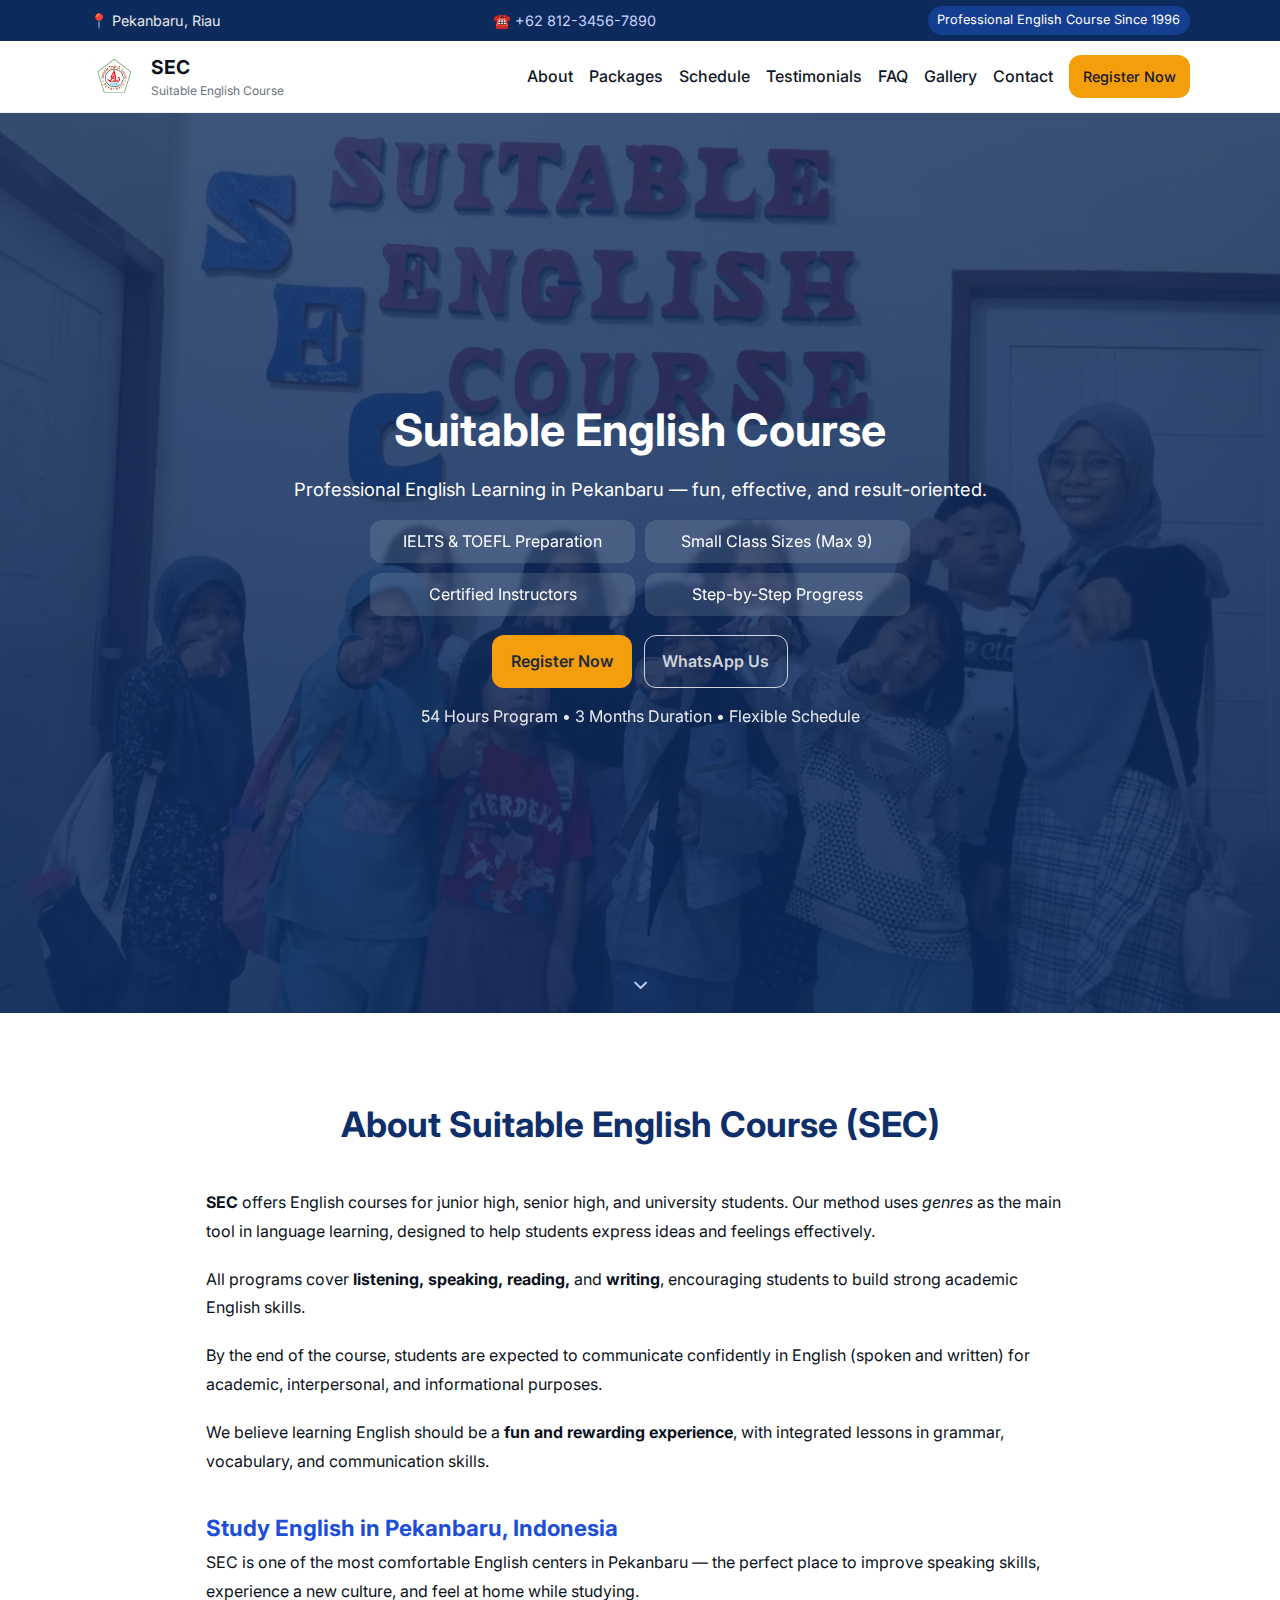
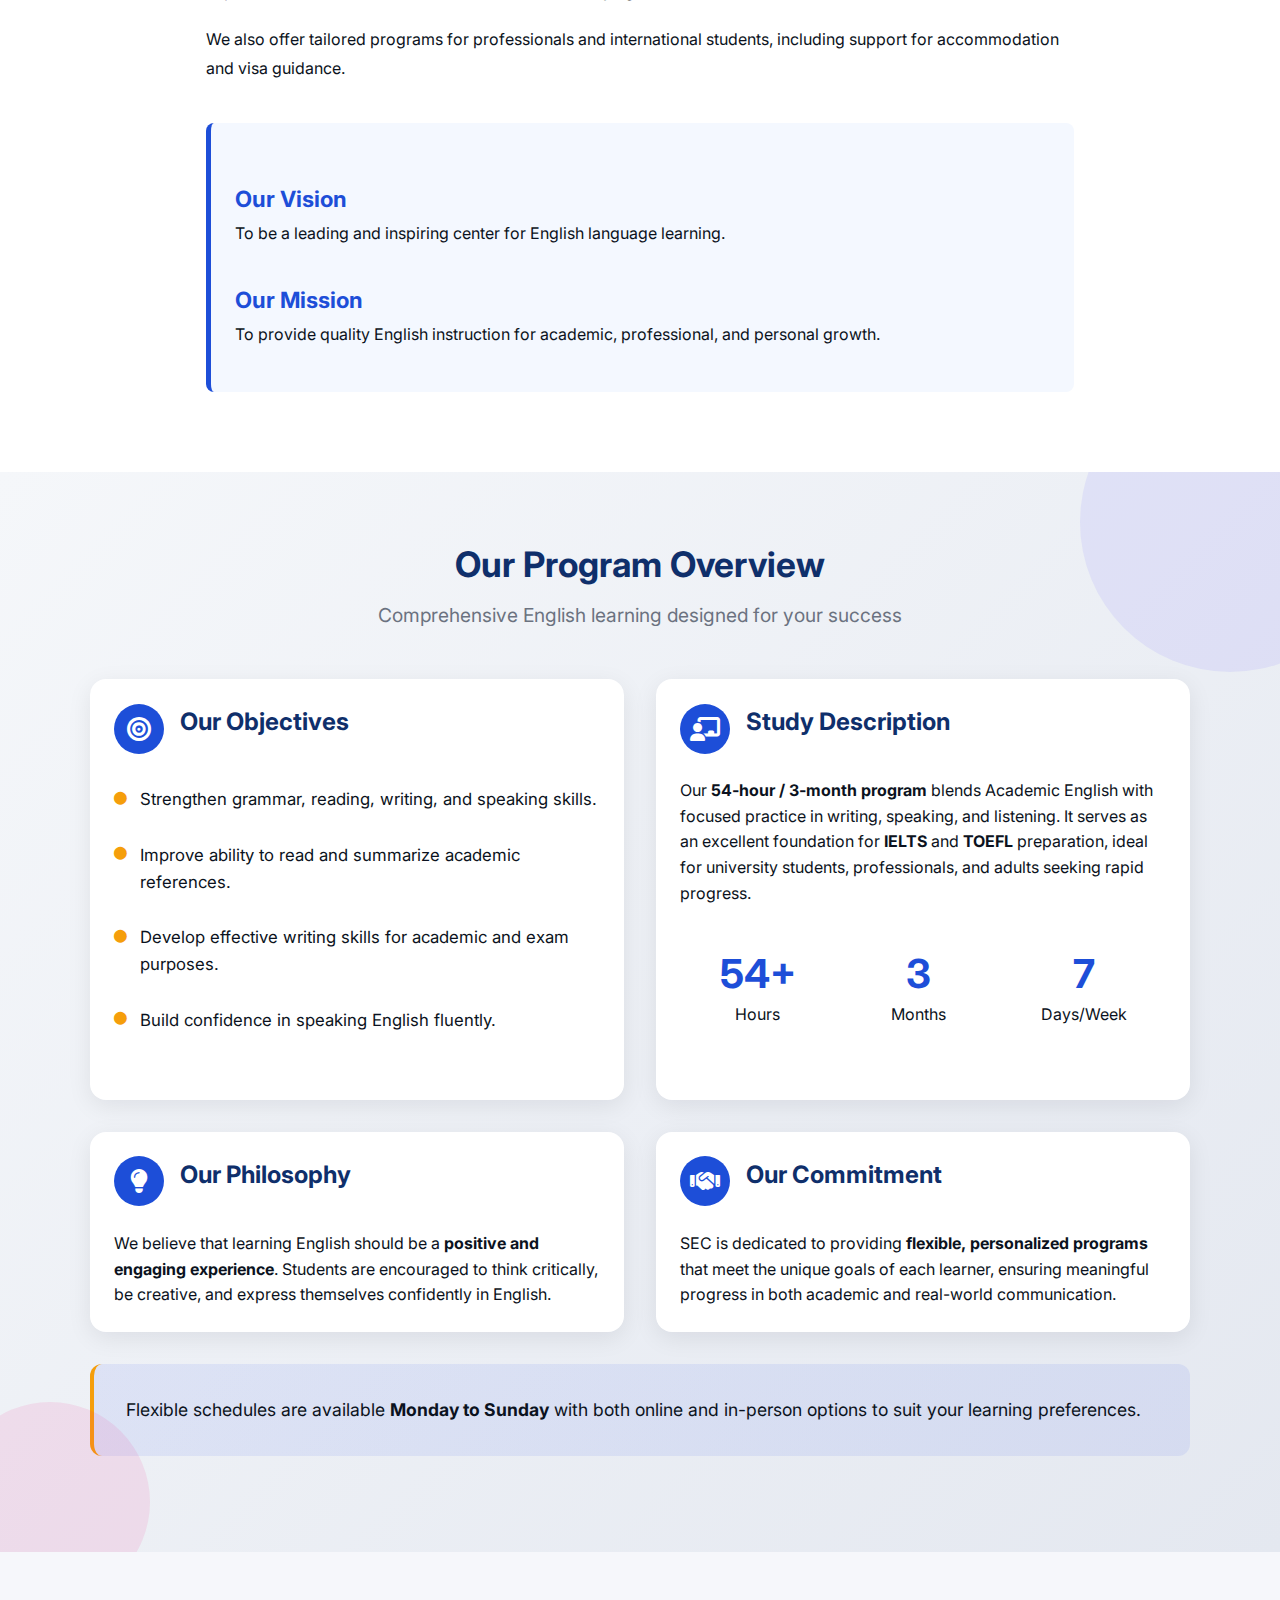
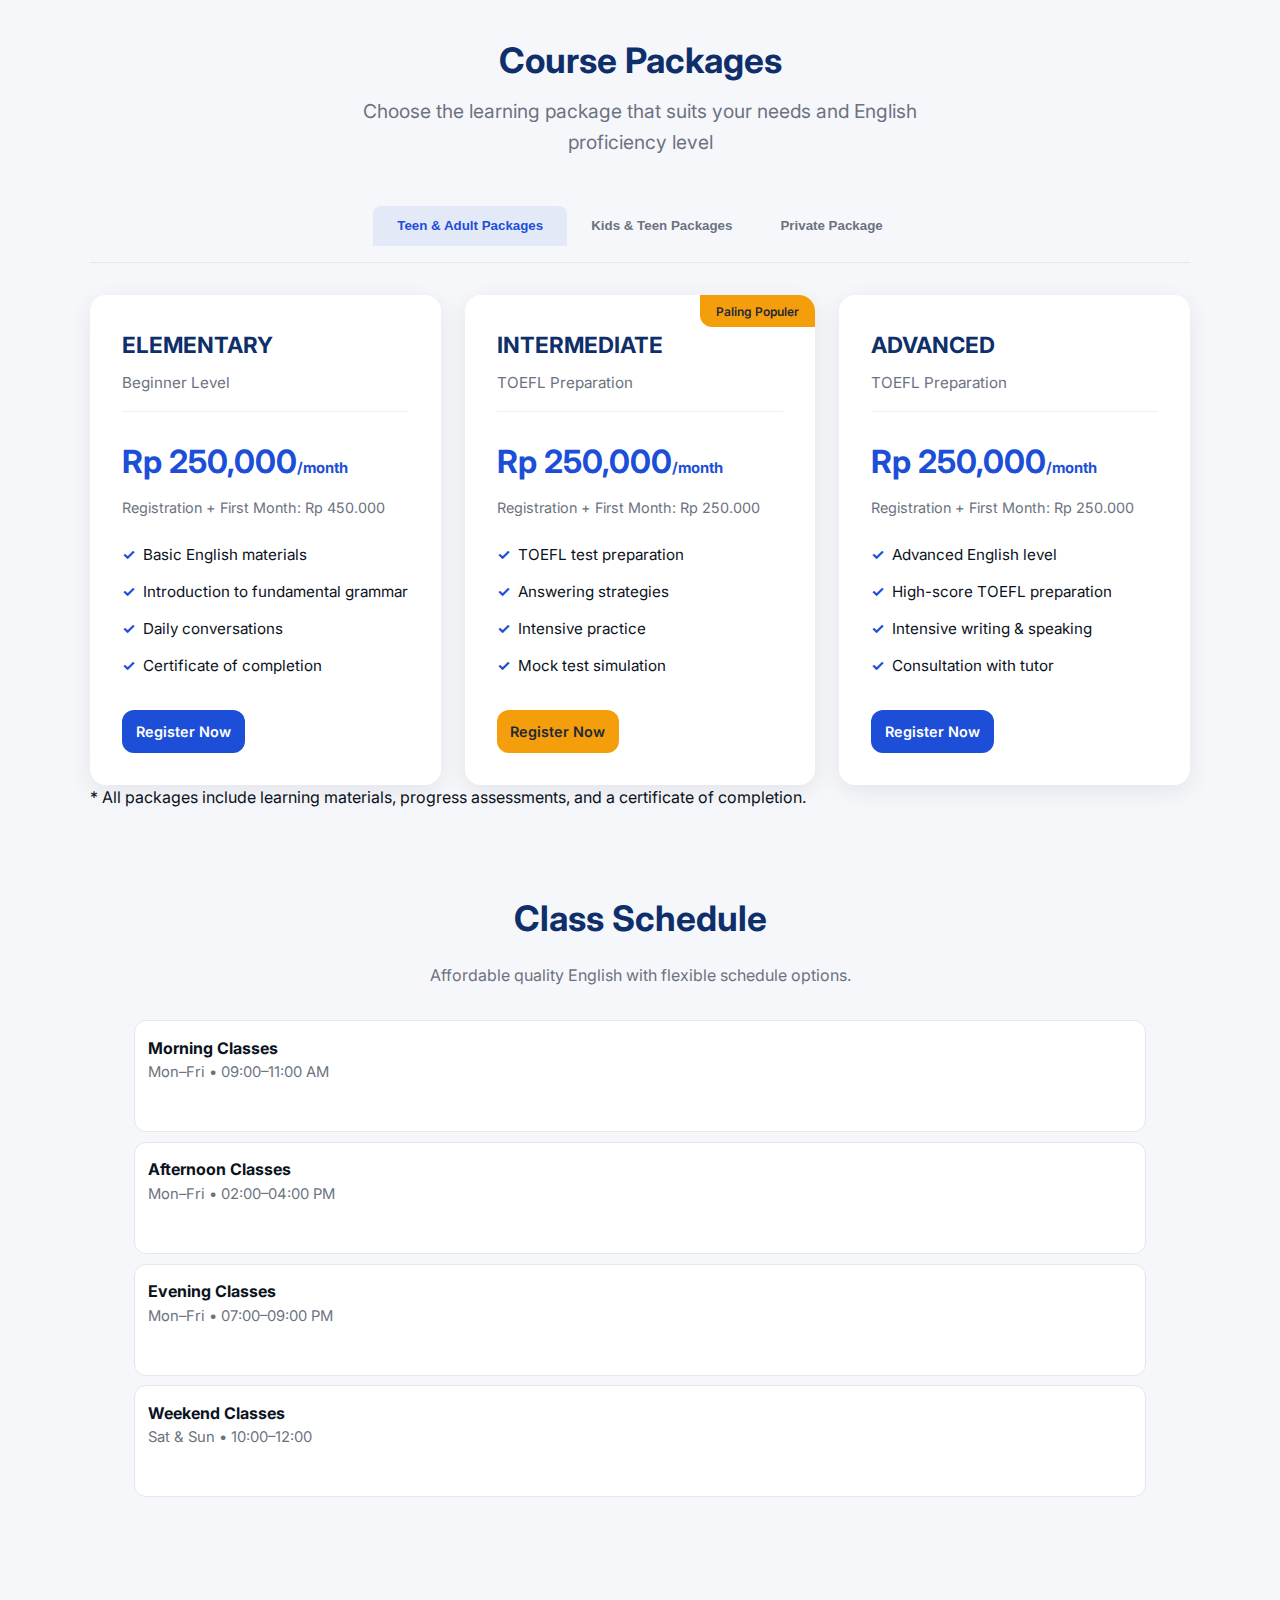
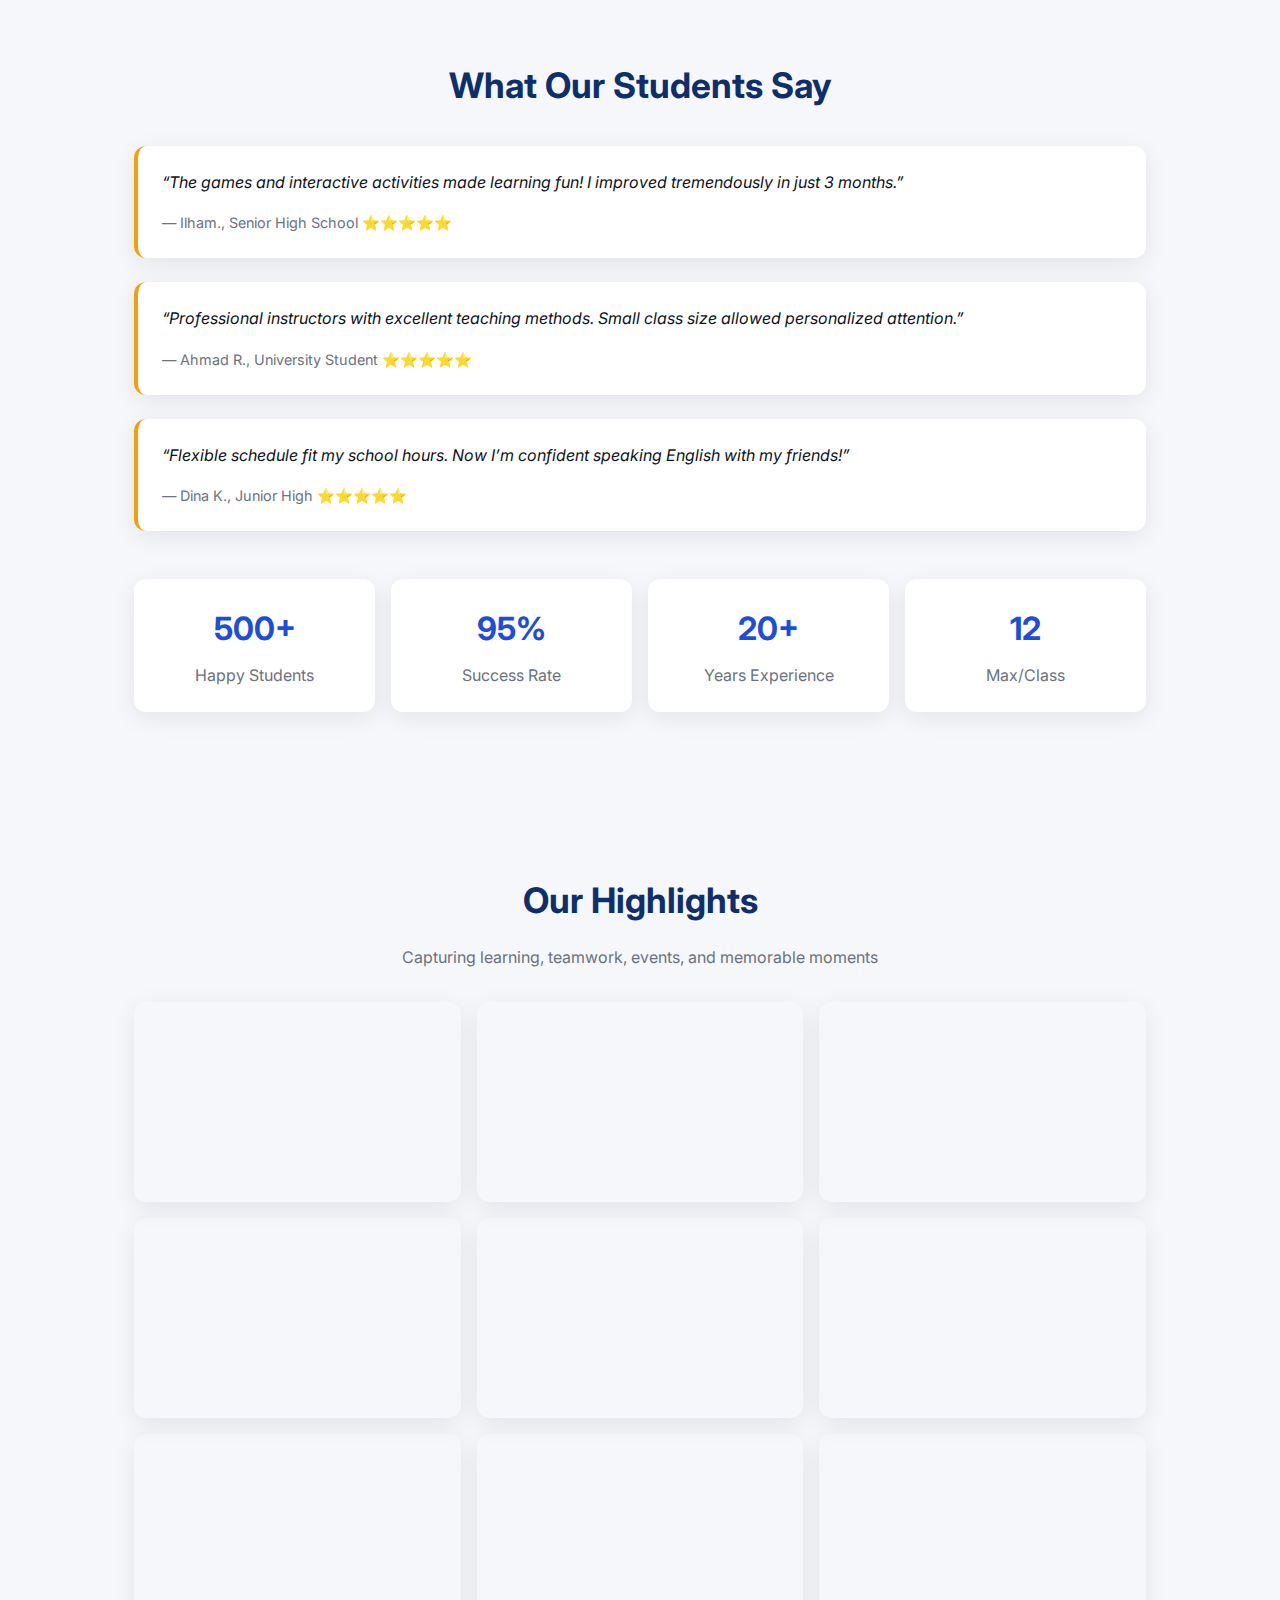
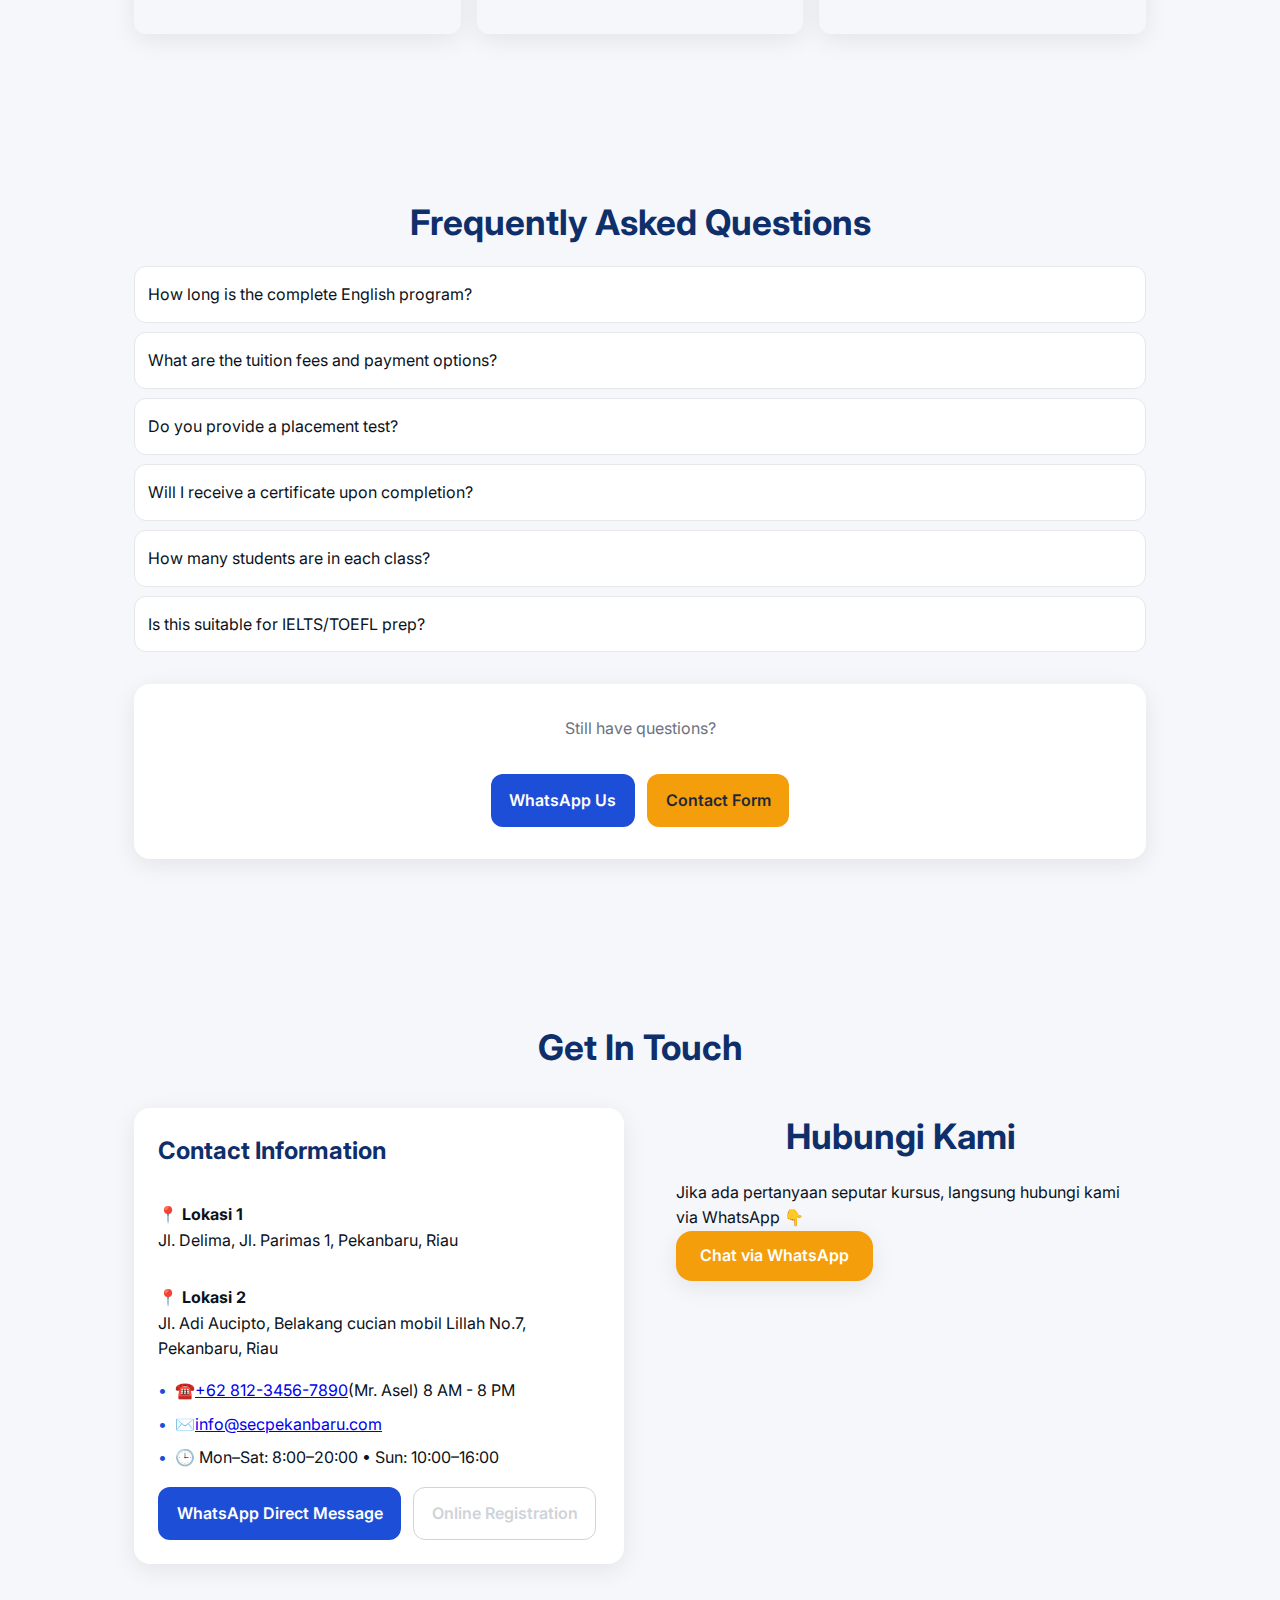
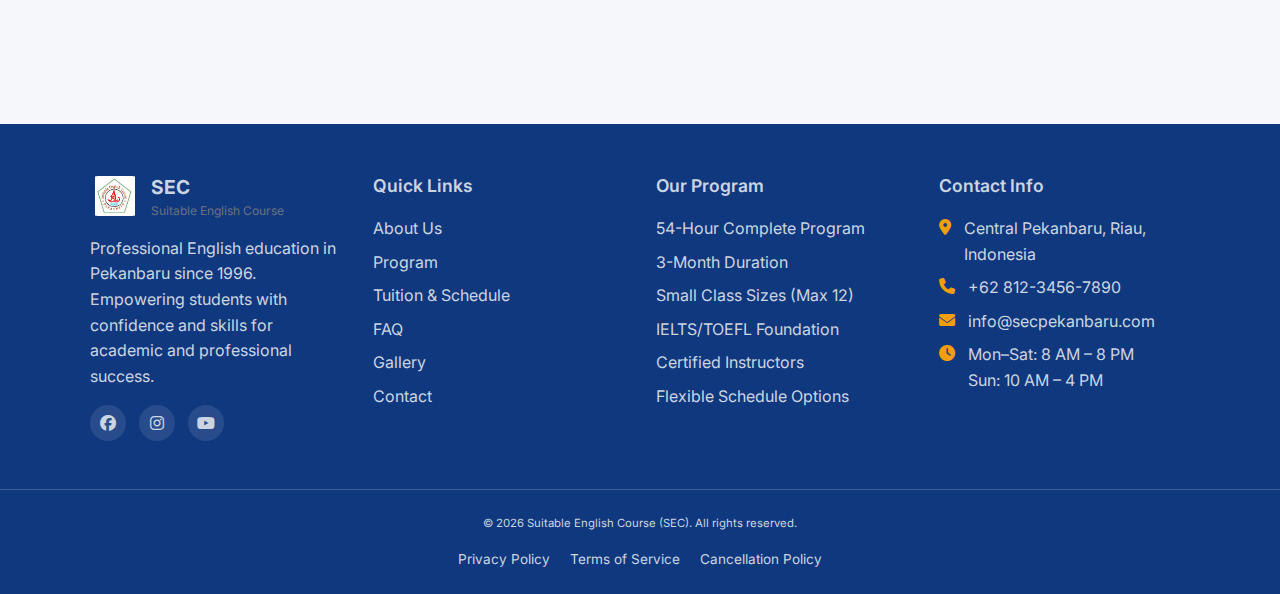
<file: index.html>
<!doctype html>
<html lang="en">
<head>
  <meta charset="utf-8" />
  <meta name="viewport" content="width=device-width,initial-scale=1" />
  <title>SEC — Suitable English Course</title>
  <meta name="description" content="Professional English Course in Pekanbaru. IELTS & TOEFL foundation, small classes, flexible schedule." />
  <link rel="stylesheet" href="style.css" />
  <link rel="preconnect" href="https://fonts.googleapis.com">
  <link rel="preconnect" href="https://fonts.gstatic.com" crossorigin>
  <!-- Font Awesome -->
    <link rel="stylesheet" href="https://cdnjs.cloudflare.com/ajax/libs/font-awesome/6.5.0/css/all.min.css">
    <link href="https://fonts.googleapis.com/css2?family=Inter:wght@400;500;600;700&display=swap" rel="stylesheet">
</head>
<body>
<!-- Top Bar --> <div class="topbar"> <div class="container topbar__inner"> <span>📍 Pekanbaru, Riau</span> <a class="topbar__link" href="https://wa.me/6282165471690?text=Halo%20SEC,%20saya%20ingin%20informasi%20program.">☎️ +62 812-3456-7890</a> <span class="badge">Professional English Course Since 1996</span> </div> </div>

  <!-- Header / Nav -->
  <header class="header">
    <div class="container header__inner">
      <a class="brand" href="#home">
        <img src="WhatsApp Image 2025-08-22 at 21.04.23(1).webp" alt="SEC Logo" class="brand__logo">
        <div class="brand__text">
          <strong>SEC</strong>
          <small>Suitable English Course</small>
        </div>
      </a>


      <button class="nav__toggle" id="navToggle" aria-label="Open menu" aria-expanded="false">☰</button>

      <nav class="nav" id="nav">
        <a href="#about">About</a>
        <a href="#pricing">Packages</a>
        <a href="#tuition">Schedule</a>
        <a href="#testimonials">Testimonials</a>
        <a href="#faq">FAQ</a>
        <a href="#gallery">Gallery</a>
        <a href="#contact">Contact</a>
        <a class="btn btn--sm btn--accent" href="https://forms.gle/your-google-form" target="_blank" rel="noopener">Register Now</a>
      </nav>
    </div>
  </header>

  <main id="home">
    <!-- Hero -->
    <section class="hero">
      <div class="hero__bg" role="img" aria-label="Students learning English in a modern classroom"></div>
      <div class="container hero__content">
        <h1>Suitable English Course</h1>
        <p class="lead">Professional English Learning in Pekanbaru — fun, effective, and result-oriented.</p>

        <ul class="hero__bullets">
          <li>IELTS & TOEFL Preparation</li>
          <li>Small Class Sizes (Max 9)</li>
          <li>Certified Instructors</li>
          <li>Step-by-Step Progress</li>
        </ul>

        <div class="hero__cta">
          <a class="btn btn--accent" href="https://forms.gle/your-google-form" target="_blank" rel="noopener">Register Now</a>
          <a class="btn btn--ghost" href="https://wa.me/6282165471690?text=Halo%20SEC,%20saya%20ingin%20konsultasi%20jadwal%20dan%20biaya.">WhatsApp Us</a>
        </div>

        <p class="hero__meta">54 Hours Program • 3 Months Duration • Flexible Schedule</p>
      </div>
      <a href="#about" class="scroll-indicator" aria-label="Scroll to content">⌄</a>
    </section>


<!-- About Us -->
<section id="about" class="about-section">
  <h2>About Suitable English Course (SEC)</h2>
  <p>
    <strong>SEC</strong> offers English courses for junior high, senior high, and university students. 
    Our method uses <em>genres</em> as the main tool in language learning, designed to help students 
    express ideas and feelings effectively.
  </p>

  <p>
    All programs cover <strong>listening, speaking, reading,</strong> and <strong>writing</strong>, 
    encouraging students to build strong academic English skills.
  </p>

  <p>
    By the end of the course, students are expected to communicate confidently in English 
    (spoken and written) for academic, interpersonal, and informational purposes.
  </p>

  <p>
    We believe learning English should be a <strong>fun and rewarding experience</strong>, 
    with integrated lessons in grammar, vocabulary, and communication skills.
  </p>

  <h3>Study English in Pekanbaru, Indonesia</h3>
  <p>
    SEC is one of the most comfortable English centers in Pekanbaru — the perfect place 
    to improve speaking skills, experience a new culture, and feel at home while studying.
  </p>
  <p>
    We also offer tailored programs for professionals and international students, 
    including support for accommodation and visa guidance.
  </p>

  <div class="vision-mission">
    <h3>Our Vision</h3>
    <p>
      To be a leading and inspiring center for English language learning.
    </p>

    <h3>Our Mission</h3>
    <p>
      To provide quality English instruction for academic, professional, and personal growth.
    </p>
  </div>
</section>

 <!-- Objectives & Study Description -->
    <section id="objectives" class="objectives-section">
        <div class="container">
            <div class="section-header">
                <h2>Our Program Overview</h2>
                <p>Comprehensive English learning designed for your success</p>
            </div>
            
            <div class="content-grid">
                <div class="card">
                    <div class="card-header">
                        <div class="card-icon">
                            <i class="fas fa-bullseye"></i>
                        </div>
                        <h3>Our Objectives</h3>
                    </div>
                    <ul class="objectives-list">
                        <li><i class="fas fa-circle list-icon"></i> Strengthen grammar, reading, writing, and speaking skills.</li>
                        <li><i class="fas fa-circle list-icon"></i> Improve ability to read and summarize academic references.</li>
                        <li><i class="fas fa-circle list-icon"></i> Develop effective writing skills for academic and exam purposes.</li>
                        <li><i class="fas fa-circle list-icon"></i> Build confidence in speaking English fluently.</li>
                    </ul>
                </div>
                
                <div class="card">
                    <div class="card-header">
                        <div class="card-icon">
                            <i class="fas fa-chalkboard-teacher"></i>
                        </div>
                        <h3>Study Description</h3>
                    </div>
                    <p>
                        Our <strong>54-hour / 3-month program</strong> blends Academic English with focused 
                        practice in writing, speaking, and listening. It serves as an excellent 
                        foundation for <strong>IELTS</strong> and <strong>TOEFL</strong> preparation, ideal 
                        for university students, professionals, and adults seeking rapid progress. 
                    </p>
                    <div class="stats-container">
                        <div class="stat">
                            <div class="stat-number">54+</div>
                            <div class="stat-label">Hours</div>
                        </div>
                        <div class="stat">
                            <div class="stat-number">3</div>
                            <div class="stat-label">Months</div>
                        </div>
                        <div class="stat">
                            <div class="stat-number">7</div>
                            <div class="stat-label">Days/Week</div>
                        </div>
                    </div>
                </div>
                
                <div class="card">
                    <div class="card-header">
                        <div class="card-icon">
                            <i class="fas fa-lightbulb"></i>
                        </div>
                        <h3>Our Philosophy</h3>
                    </div>
                    <p>
                        We believe that learning English should be a <strong>positive and engaging experience</strong>. 
                        Students are encouraged to think critically, be creative, and express 
                        themselves confidently in English.
                    </p>
                </div>
                
                <div class="card">
                    <div class="card-header">
                        <div class="card-icon">
                            <i class="fas fa-handshake"></i>
                        </div>
                        <h3>Our Commitment</h3>
                    </div>
                    <p>
                        SEC is dedicated to providing <strong>flexible, personalized programs</strong> that meet 
                        the unique goals of each learner, ensuring meaningful progress in both 
                        academic and real-world communication.
                    </p>
                </div>
            </div>
            
            <div class="highlight">
                <p>Flexible schedules are available <strong>Monday to Sunday</strong> with both online and in-person options to suit your learning preferences.</p>
            </div>
        </div>
    </section>

    <!-- Pricing Section -->
    <section id="pricing" class="pricing-section">
        <div class="container">
            <div class="section-header">
                <h2>Course Packages</h2>
                <p class="lead">Choose the learning package that suits your needs and English proficiency level</p>
            </div>
            
            <div class="pricing-tabs">
                <button class="tab-btn active" data-tab="umum">Teen & Adult Packages</button>
                <button class="tab-btn" data-tab="anak-remaja">Kids & Teen Packages</button>
                <button class="tab-btn" data-tab="private">Private Package</button>
            </div>
            
            <!-- General Package -->
            <div class="tab-content active" id="umum">
                <div class="pricing-container">
                    <div class="pricing-card">
                        <div class="pricing-card__header">
                            <h3 class="pricing-card__title">ELEMENTARY</h3>
                            <p class="pricing-card__subtitle">Beginner Level</p>
                        </div>
                        <p class="pricing-card__price">Rp 250,000<span class="sm">/month</span></p>
                        <p class="pricing-card__period">Registration + First Month: Rp 450.000</p>
                        <ul class="pricing-card__features">
                            <li>Basic English materials</li>
                            <li>Introduction to fundamental grammar</li>
                            <li>Daily conversations</li>
                            <li>Certificate of completion</li>
                        </ul>
                        <div class="pricing-card__action">
                            <a href="#" class="btn btn--primary btn--sm">Register Now</a>
                        </div>
                    </div>
                    
                    <div class="pricing-card popular">
                        <div class="pricing-card__header">
                            <h3 class="pricing-card__title">INTERMEDIATE</h3>
                            <p class="pricing-card__subtitle">TOEFL Preparation</p>
                        </div>
                        <p class="pricing-card__price">Rp 250,000<span class="sm">/month</span></p>
                        <p class="pricing-card__period">Registration + First Month: Rp 250.000</p>
                        <ul class="pricing-card__features">
                            <li>TOEFL test preparation</li>
                            <li>Answering strategies</li>
                            <li>Intensive practice</li>
                            <li>Mock test simulation</li>
                        </ul>
                        <div class="pricing-card__action">
                            <a href="#" class="btn btn--accent btn--sm">Register Now</a>
                        </div>
                    </div>
                    
                    <div class="pricing-card">
                        <div class="pricing-card__header">
                            <h3 class="pricing-card__title">ADVANCED</h3>
                            <p class="pricing-card__subtitle">TOEFL Preparation</p>
                        </div>
                        <p class="pricing-card__price">Rp 250,000<span class="sm">/month</span></p>
                        <p class="pricing-card__period">Registration + First Month: Rp 250.000</p>
                        <ul class="pricing-card__features">
                            <li>Advanced English level</li>
                            <li>High-score TOEFL preparation</li>
                            <li>Intensive writing & speaking</li>
                            <li>Consultation with tutor</li>
                        </ul>
                        <div class="pricing-card__action">
                            <a href="#" class="btn btn--primary btn--sm">Register Now</a>
                        </div>
                    </div>
                </div>
            </div>
            
            <!-- Kids & Teens Package -->
            <div class="tab-content" id="anak-remaja">
                <div class="pricing-container">
                    <div class="pricing-card">
                        <div class="pricing-card__header">
                            <h3 class="pricing-card__title">English For Children</h3>
                            <p class="pricing-card__subtitle">Elementary Level I-VI</p>
                        </div>
                        <p class="pricing-card__price">Rp 200.000<span class="sm">/month</span></p>
                        <p class="pricing-card__period">Registration + First Month: Rp 350.000</p>
                        <ul class="pricing-card__features">
                            <li>Learning through play</li>
                            <li>Basic vocabulary introduction</li>
                            <li>Interactive methods</li>
                            <li>Progress report</li>
                        </ul>
                        <div class="pricing-card__action">
                            <a href="#" class="btn btn--primary btn--sm">Register Now</a>
                        </div>
                    </div>
                    
                    <div class="pricing-card popular">
                        <div class="pricing-card__header">
                            <h3 class="pricing-card__title">English For Teenagers</h3>
                            <p class="pricing-card__subtitle">Junior High Level I-III</p>
                        </div>
                        <p class="pricing-card__price">Rp 230.000<span class="sm">/month</span></p>
                        <p class="pricing-card__period">Registration + First Month: Rp 380.000</p>
                        <ul class="pricing-card__features">
                            <li>Curriculum-based materials</li>
                            <li>School exam preparation</li>
                            <li>Practical conversations</li>
                            <li>Basic grammar</li>
                        </ul>
                        <div class="pricing-card__action">
                            <a href="#" class="btn btn--accent btn--sm">Register Now</a>
                        </div>
                    </div>
                </div>
            </div>
            
            <!-- Private Package -->
            <div class="tab-content" id="private">
                <div class="pricing-container">
                    <!-- Private for General -->
                    <div class="pricing-card">
                        <div class="pricing-card__header">
                            <h3 class="pricing-card__title">Private for General</h3>
                            <p class="pricing-card__subtitle">(High School, University Students & Adults) - 3x per week</p>
                        </div>
                        <p class="pricing-card__price">Rp 1.100.000<span class="sm">/month</span></p>
                        <p class="pricing-card__period">For 1 Student</p>
                        <ul class="pricing-card__features">
                            <li>2 Students: Rp 1.500.000/month</li>
                            <li>3 Students: Rp 1.875.000/month</li>
                            <li>4 Students: Rp 2.250.000/month</li>
                        </ul>
                        <ul class="pricing-card__features">
                            <li>Curriculum-based materials</li>
                            <li>Exam preparation</li>
                            <li>Practical conversations</li>
                            <li>Advanced grammar</li>
                        </ul>
                        <div class="pricing-card__action">
                            <a href="#" class="btn btn--primary btn--sm">Register Now</a>
                        </div>
                    </div>
                    
                    <!-- Private for Children -->
                    <div class="pricing-card popular">
                        <div class="pricing-card__header">
                            <h3 class="pricing-card__title">Private for Children</h3>
                            <p class="pricing-card__subtitle">(Elementary & Junior High School) - 3x per week</p>
                        </div>
                        <p class="pricing-card__price">Rp 1.100.000<span class="sm">/month</span></p>
                        <p class="pricing-card__period">For 1 Student</p>
                        <ul class="pricing-card__features">
                            <li>2 Students: Rp 1.500.000/month</li>
                            <li>3 Students: Rp 1.875.000/month</li>
                            <li>4 Students: Rp 2.250.000/month</li>
                        </ul>
                        <ul class="pricing-card__features">
                            <li>Learning through play</li>
                            <li>Basic vocabulary introduction</li>
                            <li>Interactive methods</li>
                            <li>Progress report</li>
                        </ul>
                        <div class="pricing-card__action">
                            <a href="#" class="btn btn--accent btn--sm">Register Now</a>
                        </div>
                    </div>
                </div>
            </div>
            
            <!-- Note -->
            <div class="pricing-note">
                <p>* All packages include learning materials, progress assessments, and a certificate of completion.</p>











   

    <!-- Tuition & Schedule -->
    <section id="tuition" class="section">
      <div class="container">
        <h2>Class Schedule</h2>
        <p class="muted">Affordable quality English with flexible schedule options.</p>

        <!-- <div class="price card">
          <h3>Program Investment</h3>
          <div class="price__value">Rp <span>1.500.000</span></div>
          <p class="muted sm">Complete 54-hour program (3 months) • Payment plans available</p>
          <ul class="list">
            <li>All learning materials included</li>
            <li>Progress assessment & feedback</li>
            <li>Flexible makeup for missed sessions</li>
            <li>Certificate of completion</li>
          </ul>
          <div class="alert">💡 Early Bird: <strong>10% off</strong> before the 15th of each month.</div>
        </div> -->

        <div class="accordion" data-accordion>
          <details class="acc">
            <summary>
              <div>
                <strong>Morning Classes</strong>
                <div class="muted sm">Mon–Fri • 09:00–11:00 AM</div>
              </div>
            </summary>
            <div class="acc__content">Best for university students & working professionals.</div>
          </details>
          <details class="acc">
            <summary>
              <div>
                <strong>Afternoon Classes</strong>
                <div class="muted sm">Mon–Fri • 02:00–04:00 PM</div>
              </div>
            </summary>
            <div class="acc__content">Best for senior high school students.</div>
          </details>
          <details class="acc">
            <summary>
              <div>
                <strong>Evening Classes</strong>
                <div class="muted sm">Mon–Fri • 07:00–09:00 PM</div>
              </div>
            </summary>
            <div class="acc__content">Ideal for after-school or work schedules.</div>
          </details>
          <details class="acc">
            <summary>
              <div>
                <strong>Weekend Classes</strong>
                <div class="muted sm">Sat & Sun • 10:00–12:00</div>
              </div>
            </summary>
            <div class="acc__content">Perfect for students with weekday commitments.</div>
          </details>
        </div>
      </div>
    </section>

    <!-- Testimonials -->
    <section id="testimonials" class="section section--alt">
      <div class="container">
        <h2>What Our Students Say</h2>
        <div class="testi">
          <blockquote>
            “The games and interactive activities made learning fun! I improved tremendously in just 3 months.”
            <footer>— Ilham., Senior High School ⭐⭐⭐⭐⭐</footer>
          </blockquote>
          <blockquote>
            “Professional instructors with excellent teaching methods. Small class size allowed personalized attention.”
            <footer>— Ahmad R., University Student ⭐⭐⭐⭐⭐</footer>
          </blockquote>
          <blockquote>
            “Flexible schedule fit my school hours. Now I’m confident speaking English with my friends!”
            <footer>— Dina K., Junior High ⭐⭐⭐⭐⭐</footer>
          </blockquote>
        </div>

        <div class="stats">
          <div><strong>500+</strong><span>Happy Students</span></div>
          <div><strong>95%</strong><span>Success Rate</span></div>
          <div><strong>20+</strong><span>Years Experience</span></div>
          <div><strong>12</strong><span>Max/Class</span></div>
        </div>
      </div>
    </section>

     <!-- Gallery -->
    <section id="gallery" class="section section--alt">
      <div class="container">
        <h2>Our Highlights</h2>
        <p class="muted">Capturing learning, teamwork, events, and memorable moments
        </p>

        <div class="gallery">
          <!-- Ganti src dengan foto asli Anda -->
          <img src="WhatsApp Image 2025-08-22 at 21.04.24.webp" alt="Classroom Study" loading="lazy">
          <img src="WhatsApp Image 2025-08-22 at 21.04.35(1).webp" alt="Group Learning" loading="lazy">
          <img src="WhatsApp Image 2025-08-24 at 20.41.51.webp" alt="Students with certificates" loading="lazy">
          <img src="WhatsApp Image 2025-08-24 at 20.52.02.webp" alt="Team study" loading="lazy">
          <img src="WhatsApp Image 2025-08-22 at 21.04.29.webp" alt="Classroom Study" loading="lazy">
          <img src="WhatsApp Image 2025-08-27 at 11.51.24.webp" alt="Group Learning" loading="lazy">
          <img src="WhatsApp Image 2025-08-25 at 09.47.02.webp" alt="Students with certificates" loading="lazy">
          <img src="WhatsApp Image 2025-08-25 at 09.50.19.webp" alt="Team study" loading="lazy">
          <img src="WhatsApp Image 2025-08-25 at 09.50.19.webp" alt="Team study" loading="lazy">
        </div>
      </div>

      <!-- Modal for gallery -->
      <div id="imgModal" class="modal" aria-hidden="true" role="dialog">
        <button class="modal__close" data-close aria-label="Close">✕</button>
        <img id="modalImg" alt="">
        <div id="modalCaption" class="muted sm"></div>
      </div>
    </section>

    <!-- FAQ -->
    <section id="faq" class="section">
      <div class="container">
        <h2>Frequently Asked Questions</h2>

        <div class="accordion" data-accordion>
          <details class="acc">
            <summary>How long is the complete English program?</summary>
            <div class="acc__content">54 hours over 3 months, typically 2 sessions/week.</div>
          </details>
          <details class="acc">
            <summary>What are the tuition fees and payment options?</summary>
            <div class="acc__content">Rp 1.500.000 with monthly installments available. Ask us on WhatsApp.</div>
          </details>
          <details class="acc">
            <summary>Do you provide a placement test?</summary>
            <div class="acc__content">Yes. We offer a quick placement to match the right class level.</div>
          </details>
          <details class="acc">
            <summary>Will I receive a certificate upon completion?</summary>
            <div class="acc__content">Yes, a certificate is issued after meeting attendance & assessment criteria.</div>
          </details>
          <details class="acc">
            <summary>How many students are in each class?</summary>
            <div class="acc__content">Up to 12 students to ensure personalized attention.</div>
          </details>
          <details class="acc">
            <summary>Is this suitable for IELTS/TOEFL prep?</summary>
            <div class="acc__content">Yes. We provide strong foundations and strategy practice.</div>
          </details>
        </div>

        <div class="cta-panel cta-panel--inline">
          <p class="muted">Still have questions?</p>
          <div class="gap">
            <a class="btn btn--primary" href="https://wa.me/6282165471690?text=Halo%20SEC,%20saya%20punya%20pertanyaan%20tentang%20program.">WhatsApp Us</a>
            <a class="btn btn--accent" href="https://forms.gle/your-google-form" target="_blank" rel="noopener">Contact Form</a>
          </div>
        </div>
      </div>
    </section>

   

    <!-- Contact -->
    <section id="contact" class="section">
      <div class="container">
        <h2>Get In Touch</h2>

        <div class="grid-2">
          <div class="card">
            <h3>Contact Information</h3>
              <div class="grid-2">
                <div>
                  <h4>📍 Lokasi 1</h4>
                  <p>Jl. Delima, Jl. Parimas 1, Pekanbaru, Riau</p>
                </div>
                <div>
                  <h4>📍 Lokasi 2</h4>
                  <p>Jl. Adi Aucipto, Belakang cucian mobil Lillah No.7, Pekanbaru, Riau</p>
                </div>
              </div>

              <ul class="list">
                <li>☎️ <a href="https://wa.me/6282165471690" target="_blank">+62 812-3456-7890</a> (Mr. Asel) 8 AM - 8 PM</li>
                <li>✉️ <a href="mailto:info@secpekanbaru.com">info@secpekanbaru.com</a></li>
                <li>🕒 Mon–Sat: 8:00–20:00 • Sun: 10:00–16:00</li>
              </ul>

            <div class="gap">
              <a class="btn btn--primary" href="https://wa.me/6282165471690?text=Halo%20SEC,%20saya%20ingin%20jadwalkan%20kunjungan.">WhatsApp Direct Message</a>
              <a class="btn btn--ghost" href="https://forms.gle/your-google-form" target="_blank" rel="noopener">Online Registration</a>
            </div>
          </div>

          <!-- <form id="contactForm" class="card" novalidate>
            <h3>Send Us a Message</h3>
            <label class="field">
              <span>Full Name *</span>
              <input type="text" name="name" required />
            </label>
            <label class="field">
              <span>Email *</span>
              <input type="email" name="email" required />
            </label>
            <label class="field">
              <span>Message *</span>
              <textarea name="message" rows="5" placeholder="Tell us your goals, preferred schedule, or questions..." required></textarea>
            </label>
            <button class="btn btn--accent" type="submit">Send Message via WhatsApp →</button>
            <p id="formNote" class="muted sm">By submitting, you’ll be redirected to WhatsApp to complete your message.</p>
          </form> -->

          <section class="contact-section">
          <div class="container">
            <h2>Hubungi Kami</h2>
            <p>Jika ada pertanyaan seputar kursus, langsung hubungi kami via WhatsApp 👇</p>
            
            <a href="https://wa.me/6282165471690?text=Halo%20saya%20mau%20tanya%20tentang%20kursus%20bahasa%20Inggris"
              target="_blank" 
              class="btn-wa">
              Chat via WhatsApp
            </a>
          </div>
        </section>

        </div>
      </div>
    </section>
  </main>

<!-- Footer -->
<footer class="footer">
  <div class="container footer__grid">
    
    <!-- Brand & About -->
    <div class="footer__col">
      <div class="brand brand--footer">
        <img src="WhatsApp Image 2025-08-22 at 21.04.23(1).webp" alt="SEC Logo" class="brand__logo">
        <div class="brand__text">
          <strong>SEC</strong>
          <small>Suitable English Course</small>
        </div>
      </div>
      <p class="footer__about">
        Professional English education in Pekanbaru since 1996. Empowering students 
        with confidence and skills for academic and professional success.
      </p>
      <div class="footer__socials">
        <a href="#"><i class="fab fa-facebook"></i></a>
        <a href="#"><i class="fab fa-instagram"></i></a>
        <a href="#"><i class="fab fa-youtube"></i></a>
      </div>
    </div>

    <!-- Quick Links -->
    <div class="footer__col">
      <h4>Quick Links</h4>
      <ul>
        <li><a href="#about">About Us</a></li>
        <li><a href="#program">Program</a></li>
        <li><a href="#tuition">Tuition & Schedule</a></li>
        <li><a href="#faq">FAQ</a></li>
        <li><a href="#gallery">Gallery</a></li>
        <li><a href="#contact">Contact</a></li>
      </ul>
    </div>

    <!-- Our Program -->
    <div class="footer__col">
      <h4>Our Program</h4>
      <ul>
        <li>54-Hour Complete Program</li>
        <li>3-Month Duration</li>
        <li>Small Class Sizes (Max 12)</li>
        <li>IELTS/TOEFL Foundation</li>
        <li>Certified Instructors</li>
        <li>Flexible Schedule Options</li>
      </ul>
    </div>

    <!-- Contact Info -->
    <div class="footer__col">
      <h4>Contact Info</h4>
      <ul class="footer__contact">
        <li><i class="fas fa-map-marker-alt"></i> Central Pekanbaru, Riau, Indonesia</li>
        <li><i class="fas fa-phone"></i> +62 812-3456-7890</li>
        <li><i class="fas fa-envelope"></i> info@secpekanbaru.com</li>
        <li><i class="fas fa-clock"></i> Mon–Sat: 8 AM – 8 PM <br> Sun: 10 AM – 4 PM</li>
      </ul>
    </div>
    
  </div>

  <!-- Bottom bar -->
  <div class="footer__bottom">
    <small>© <span id="year"></span> Suitable English Course (SEC). All rights reserved.</small>
    <div class="links-muted">
      <a href="privacy-policy.html">Privacy Policy</a>
      <a href="TOS.html">Terms of Service</a>
      <a href="cancellation-policy.html">Cancellation Policy</a>
    </div>
  </div>
</footer>


  <script src="script.js"></script>

<!-- Font Awesome -->

</body>
</html>
</file>
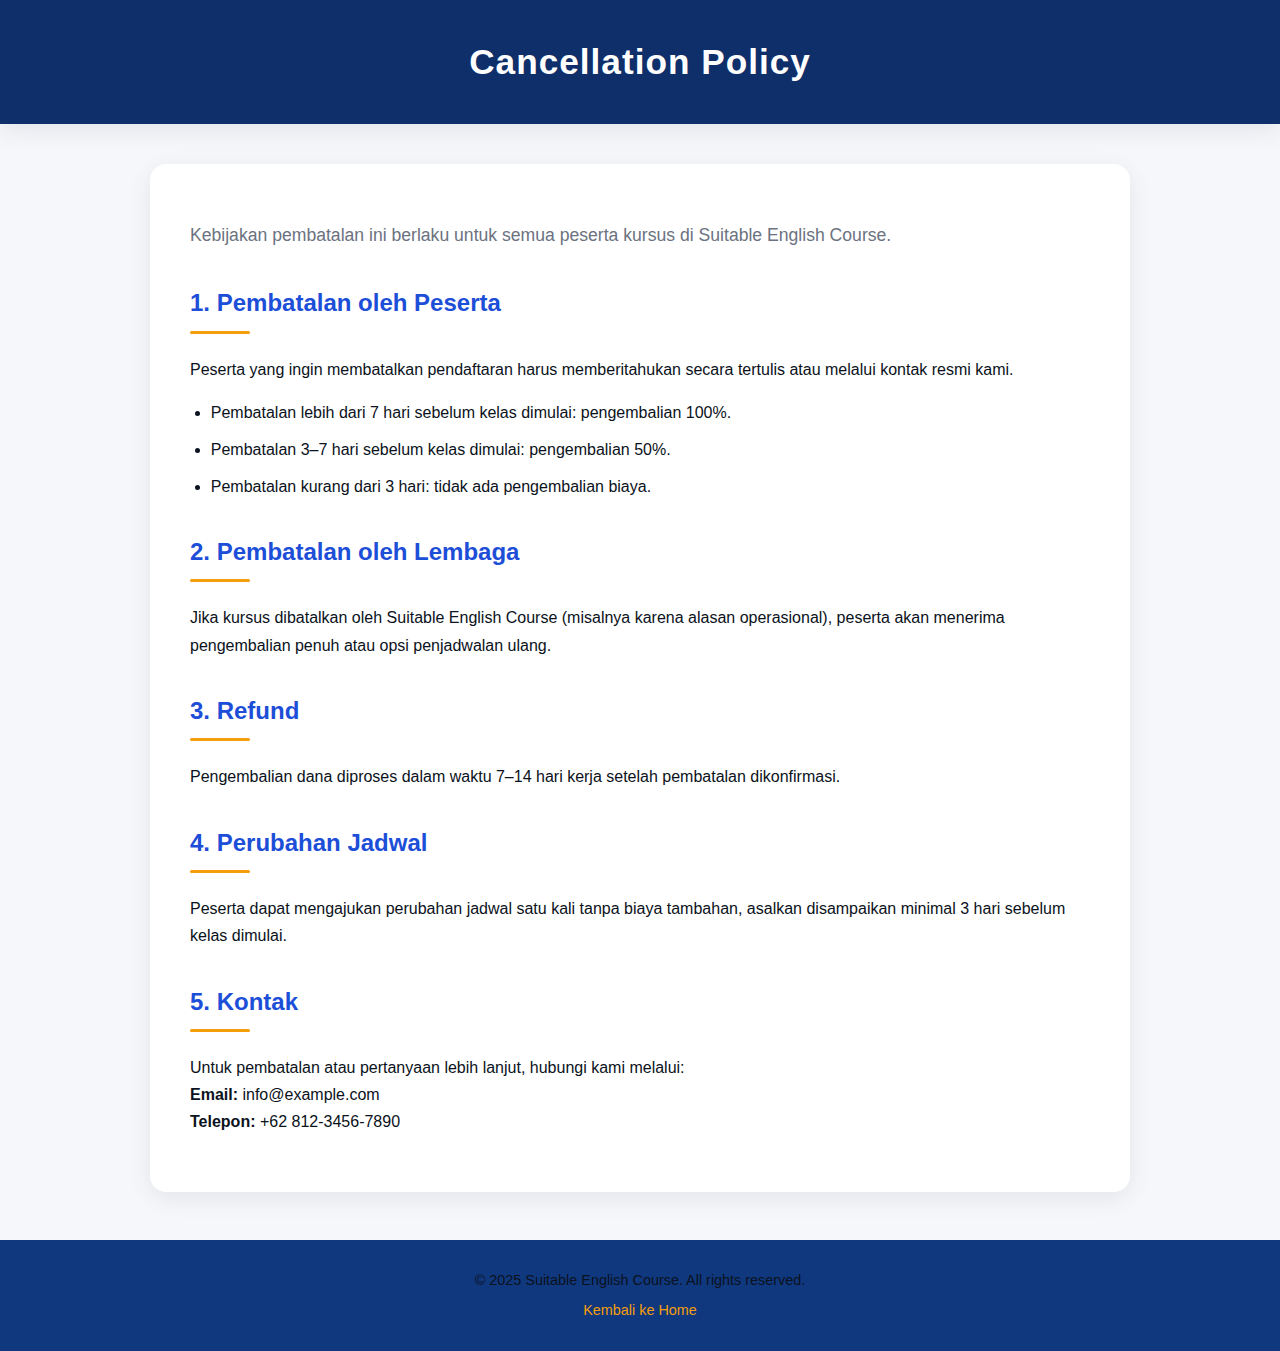
<file: cancellation-policy.html>
<!DOCTYPE html>
<html lang="en">
<head>
  <meta charset="UTF-8">
  <meta name="viewport" content="width=device-width, initial-scale=1.0">
  <title>Cancellation Policy</title>
  <style>
    :root {
      --bg: #0f2f6b;
      --bg-2: #10387e;
      --accent: #f59e0b;
      --primary: #1d4ed8;
      --text: #0b1220;
      --muted: #6b7280;
      --card: #ffffff;
      --alt: #f6f7fb;
      --radius: 16px;
      --shadow: 0 6px 24px rgba(2, 6, 23, 0.08);
      --transition: all 0.3s ease;
    }

    body {
      margin: 0;
      font-family: "Segoe UI", Arial, sans-serif;
      color: var(--text);
      background-color: var(--alt);
      line-height: 1.7;
    }

    header {
      background: var(--bg);
      color: #fff;
      padding: 2rem 1.5rem;
      text-align: center;
      box-shadow: var(--shadow);
    }

    header h1 {
      margin: 0;
      font-size: 2.2rem;
      letter-spacing: 1px;
    }

    .container {
      max-width: 900px;
      margin: 2.5rem auto;
      padding: 2.5rem;
      background: var(--card);
      border-radius: var(--radius);
      box-shadow: var(--shadow);
    }

    .container p.lead {
      font-size: 1.1rem;
      color: var(--muted);
      margin-bottom: 2rem;
    }

    h2 {
      color: var(--primary);
      margin-top: 2rem;
      margin-bottom: 0.8rem;
      font-size: 1.5rem;
      position: relative;
      padding-bottom: 0.4rem;
    }

    h2::after {
      content: "";
      display: block;
      width: 60px;
      height: 3px;
      background: var(--accent);
      margin-top: 0.4rem;
      border-radius: 3px;
    }

    p {
      margin-bottom: 1rem;
      color: var(--text);
    }

    ul {
      padding-left: 1.3rem;
      margin-bottom: 1rem;
    }

    ul li {
      margin-bottom: 0.6rem;
      color: var(--text);
    }

    footer {
      text-align: center;
      padding: 1.5rem;
      background: var(--bg-2);
      color: #fff;
      margin-top: 3rem;
    }

    footer p {
      margin: 0.3rem 0;
      font-size: 0.9rem;
    }

    footer a {
      color: var(--accent);
      text-decoration: none;
      transition: var(--transition);
      font-weight: 500;
    }

    footer a:hover {
      text-decoration: underline;
    }
  </style>
</head>
<body>

  <header>
    <h1>Cancellation Policy</h1>
  </header>

  <div class="container">
    <p class="lead">
      Kebijakan pembatalan ini berlaku untuk semua peserta kursus di Suitable English Course.
    </p>

    <h2>1. Pembatalan oleh Peserta</h2>
    <p>
      Peserta yang ingin membatalkan pendaftaran harus memberitahukan secara tertulis atau melalui kontak resmi kami.
    </p>
    <ul>
      <li>Pembatalan lebih dari 7 hari sebelum kelas dimulai: pengembalian 100%.</li>
      <li>Pembatalan 3–7 hari sebelum kelas dimulai: pengembalian 50%.</li>
      <li>Pembatalan kurang dari 3 hari: tidak ada pengembalian biaya.</li>
    </ul>

    <h2>2. Pembatalan oleh Lembaga</h2>
    <p>
      Jika kursus dibatalkan oleh Suitable English Course (misalnya karena alasan operasional), peserta akan menerima pengembalian penuh atau opsi penjadwalan ulang.
    </p>

    <h2>3. Refund</h2>
    <p>
      Pengembalian dana diproses dalam waktu 7–14 hari kerja setelah pembatalan dikonfirmasi.
    </p>

    <h2>4. Perubahan Jadwal</h2>
    <p>
      Peserta dapat mengajukan perubahan jadwal satu kali tanpa biaya tambahan, asalkan disampaikan minimal 3 hari sebelum kelas dimulai.
    </p>

    <h2>5. Kontak</h2>
    <p>
      Untuk pembatalan atau pertanyaan lebih lanjut, hubungi kami melalui:  
      <br><strong>Email:</strong> info@example.com  
      <br><strong>Telepon:</strong> +62 812-3456-7890
    </p>
  </div>

  <footer>
    <p>&copy; 2025 Suitable English Course. All rights reserved.</p>
    <p><a href="index.html">Kembali ke Home</a></p>
  </footer>

</body>
</html>
</file>
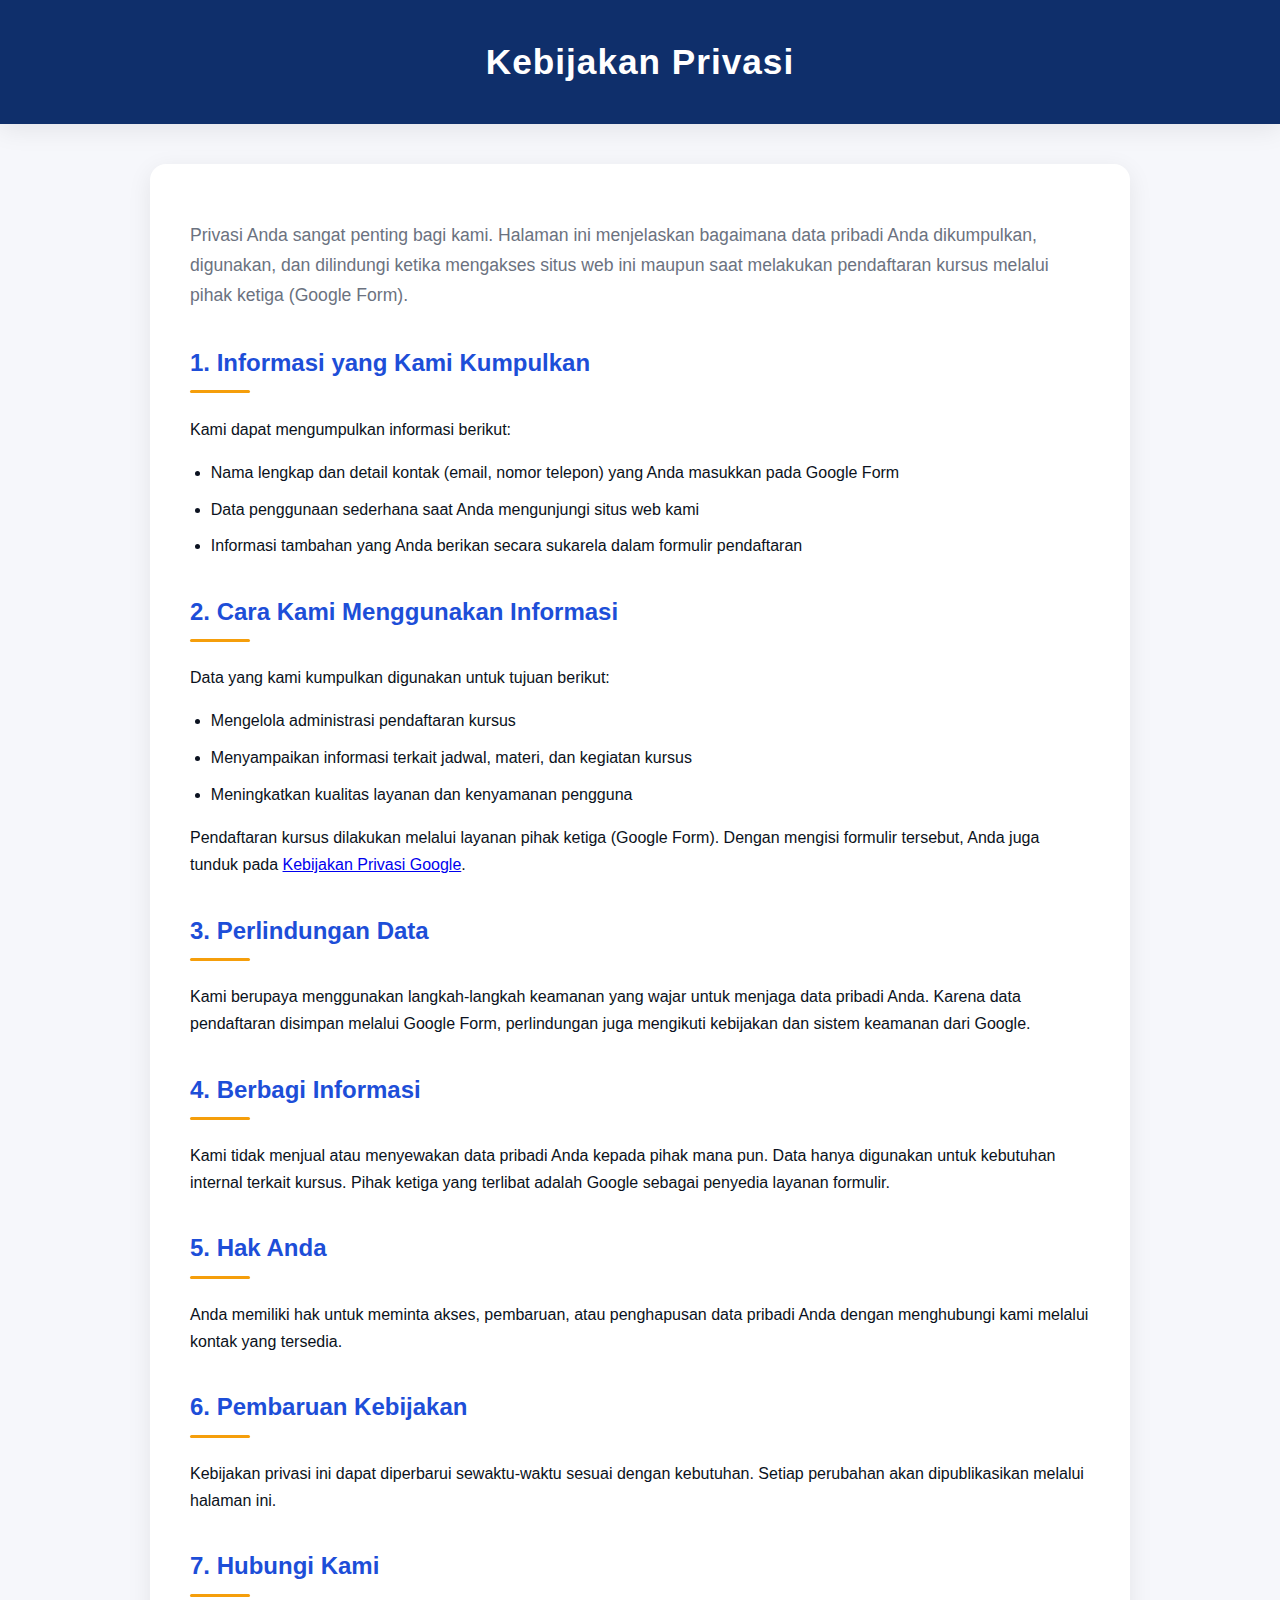
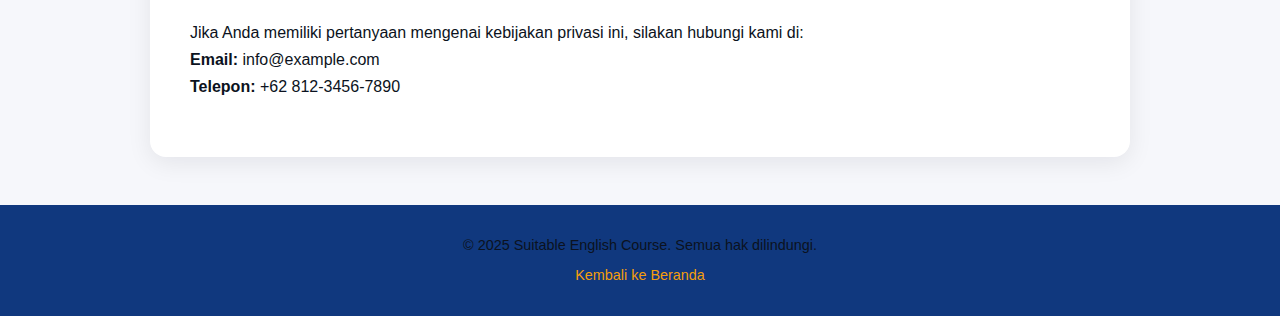
<file: privacy-policy.html>
<!DOCTYPE html>
<html lang="id">
<head>
  <meta charset="UTF-8">
  <meta name="viewport" content="width=device-width, initial-scale=1.0">
  <title>Kebijakan Privasi</title>
  <style>
    :root {
      --bg: #0f2f6b;
      --bg-2: #10387e;
      --accent: #f59e0b;
      --primary: #1d4ed8;
      --text: #0b1220;
      --muted: #6b7280;
      --card: #ffffff;
      --alt: #f6f7fb;
      --radius: 16px;
      --shadow: 0 6px 24px rgba(2, 6, 23, 0.08);
      --transition: all 0.3s ease;
    }

    body {
      margin: 0;
      font-family: "Segoe UI", Arial, sans-serif;
      color: var(--text);
      background-color: var(--alt);
      line-height: 1.7;
    }

    header {
      background: var(--bg);
      color: #fff;
      padding: 2rem 1.5rem;
      text-align: center;
      box-shadow: var(--shadow);
    }

    header h1 {
      margin: 0;
      font-size: 2.2rem;
      letter-spacing: 1px;
    }

    .container {
      max-width: 900px;
      margin: 2.5rem auto;
      padding: 2.5rem;
      background: var(--card);
      border-radius: var(--radius);
      box-shadow: var(--shadow);
    }

    .container p.lead {
      font-size: 1.1rem;
      color: var(--muted);
      margin-bottom: 2rem;
    }

    h2 {
      color: var(--primary);
      margin-top: 2rem;
      margin-bottom: 0.8rem;
      font-size: 1.5rem;
      position: relative;
      padding-bottom: 0.4rem;
    }

    h2::after {
      content: "";
      display: block;
      width: 60px;
      height: 3px;
      background: var(--accent);
      margin-top: 0.4rem;
      border-radius: 3px;
    }

    p {
      margin-bottom: 1rem;
      color: var(--text);
    }

    ul {
      padding-left: 1.3rem;
      margin-bottom: 1rem;
    }

    ul li {
      margin-bottom: 0.6rem;
      color: var(--text);
    }

    footer {
      text-align: center;
      padding: 1.5rem;
      background: var(--bg-2);
      color: #fff;
      margin-top: 3rem;
    }

    footer p {
      margin: 0.3rem 0;
      font-size: 0.9rem;
    }

    footer a {
      color: var(--accent);
      text-decoration: none;
      transition: var(--transition);
      font-weight: 500;
    }

    footer a:hover {
      text-decoration: underline;
    }
  </style>
</head>
<body>

<header>
  <h1>Kebijakan Privasi</h1>
</header>

<div class="container">
  <p class="lead">
    Privasi Anda sangat penting bagi kami. Halaman ini menjelaskan bagaimana data pribadi Anda dikumpulkan, digunakan, dan dilindungi ketika mengakses situs web ini maupun saat melakukan pendaftaran kursus melalui pihak ketiga (Google Form).
  </p>

  <h2>1. Informasi yang Kami Kumpulkan</h2>
  <p>Kami dapat mengumpulkan informasi berikut:</p>
  <ul>
    <li>Nama lengkap dan detail kontak (email, nomor telepon) yang Anda masukkan pada Google Form</li>
    <li>Data penggunaan sederhana saat Anda mengunjungi situs web kami</li>
    <li>Informasi tambahan yang Anda berikan secara sukarela dalam formulir pendaftaran</li>
  </ul>

  <h2>2. Cara Kami Menggunakan Informasi</h2>
  <p>Data yang kami kumpulkan digunakan untuk tujuan berikut:</p>
  <ul>
    <li>Mengelola administrasi pendaftaran kursus</li>
    <li>Menyampaikan informasi terkait jadwal, materi, dan kegiatan kursus</li>
    <li>Meningkatkan kualitas layanan dan kenyamanan pengguna</li>
  </ul>
  <p>
    Pendaftaran kursus dilakukan melalui layanan pihak ketiga (Google Form). 
    Dengan mengisi formulir tersebut, Anda juga tunduk pada 
    <a href="https://policies.google.com/privacy" target="_blank">Kebijakan Privasi Google</a>.
  </p>

  <h2>3. Perlindungan Data</h2>
  <p>
    Kami berupaya menggunakan langkah-langkah keamanan yang wajar untuk menjaga data pribadi Anda. 
    Karena data pendaftaran disimpan melalui Google Form, perlindungan juga mengikuti kebijakan dan sistem keamanan dari Google.
  </p>

  <h2>4. Berbagi Informasi</h2>
  <p>
    Kami tidak menjual atau menyewakan data pribadi Anda kepada pihak mana pun. 
    Data hanya digunakan untuk kebutuhan internal terkait kursus. 
    Pihak ketiga yang terlibat adalah Google sebagai penyedia layanan formulir.
  </p>

  <h2>5. Hak Anda</h2>
  <p>
    Anda memiliki hak untuk meminta akses, pembaruan, atau penghapusan data pribadi Anda 
    dengan menghubungi kami melalui kontak yang tersedia.
  </p>

  <h2>6. Pembaruan Kebijakan</h2>
  <p>
    Kebijakan privasi ini dapat diperbarui sewaktu-waktu sesuai dengan kebutuhan. 
    Setiap perubahan akan dipublikasikan melalui halaman ini.
  </p>

  <h2>7. Hubungi Kami</h2>
  <p>
    Jika Anda memiliki pertanyaan mengenai kebijakan privasi ini, silakan hubungi kami di:  
    <br><strong>Email:</strong> info@example.com  
    <br><strong>Telepon:</strong> +62 812-3456-7890
  </p>
</div>

<footer>
  <p>&copy; 2025 Suitable English Course. Semua hak dilindungi.</p>
  <p><a href="index.html">Kembali ke Beranda</a></p>
</footer>


</body>
</html>
</file>
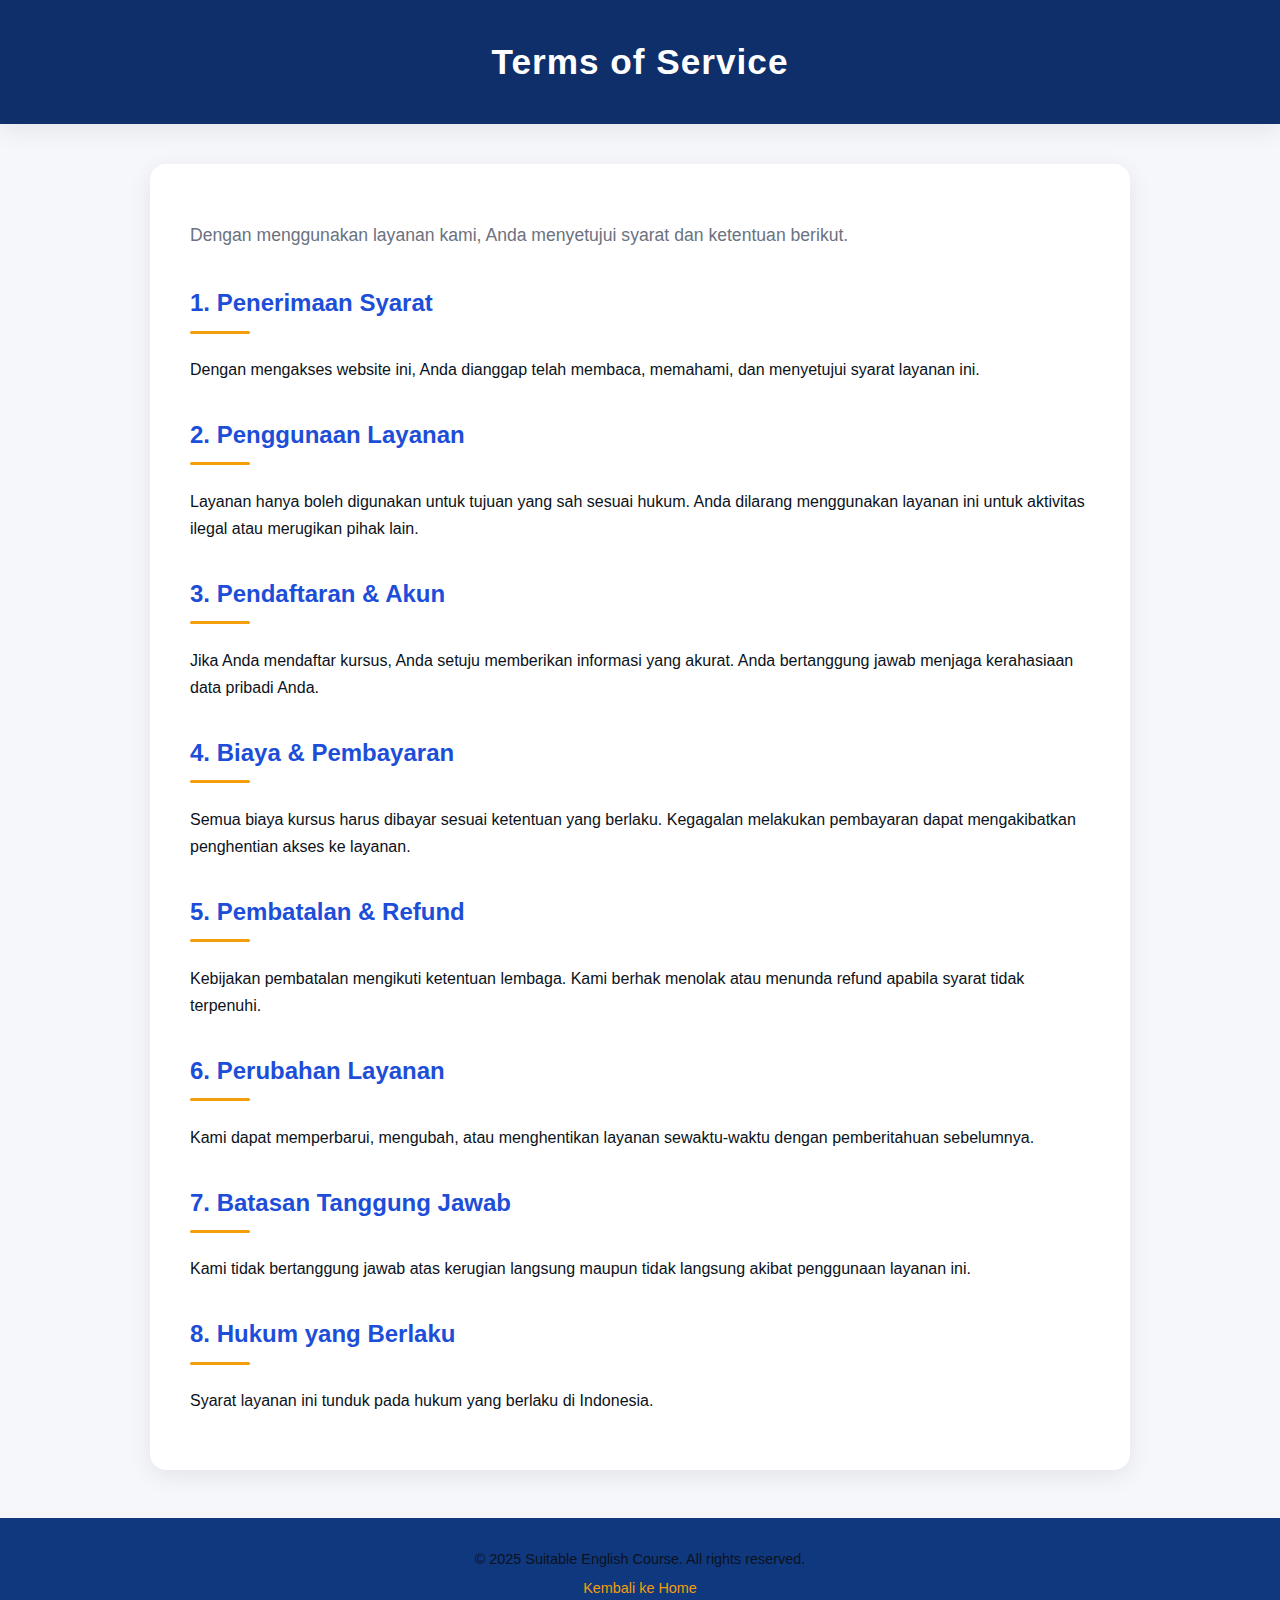
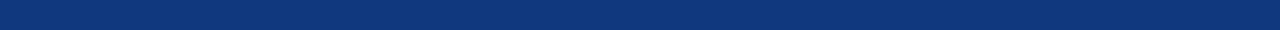
<file: TOS.html>
<!DOCTYPE html>
<html lang="en">
<head>
  <meta charset="UTF-8">
  <meta name="viewport" content="width=device-width, initial-scale=1.0">
  <title>Terms of Service</title>
  <style>
    :root {
      --bg: #0f2f6b;
      --bg-2: #10387e;
      --accent: #f59e0b;
      --primary: #1d4ed8;
      --text: #0b1220;
      --muted: #6b7280;
      --card: #ffffff;
      --alt: #f6f7fb;
      --radius: 16px;
      --shadow: 0 6px 24px rgba(2, 6, 23, 0.08);
      --transition: all 0.3s ease;
    }

    body {
      margin: 0;
      font-family: "Segoe UI", Arial, sans-serif;
      color: var(--text);
      background-color: var(--alt);
      line-height: 1.7;
    }

    header {
      background: var(--bg);
      color: #fff;
      padding: 2rem 1.5rem;
      text-align: center;
      box-shadow: var(--shadow);
    }

    header h1 {
      margin: 0;
      font-size: 2.2rem;
      letter-spacing: 1px;
    }

    .container {
      max-width: 900px;
      margin: 2.5rem auto;
      padding: 2.5rem;
      background: var(--card);
      border-radius: var(--radius);
      box-shadow: var(--shadow);
    }

    .container p.lead {
      font-size: 1.1rem;
      color: var(--muted);
      margin-bottom: 2rem;
    }

    h2 {
      color: var(--primary);
      margin-top: 2rem;
      margin-bottom: 0.8rem;
      font-size: 1.5rem;
      position: relative;
      padding-bottom: 0.4rem;
    }

    h2::after {
      content: "";
      display: block;
      width: 60px;
      height: 3px;
      background: var(--accent);
      margin-top: 0.4rem;
      border-radius: 3px;
    }

    p {
      margin-bottom: 1rem;
      color: var(--text);
    }

    ul {
      padding-left: 1.3rem;
      margin-bottom: 1rem;
    }

    ul li {
      margin-bottom: 0.6rem;
      color: var(--text);
    }

    footer {
      text-align: center;
      padding: 1.5rem;
      background: var(--bg-2);
      color: #fff;
      margin-top: 3rem;
    }

    footer p {
      margin: 0.3rem 0;
      font-size: 0.9rem;
    }

    footer a {
      color: var(--accent);
      text-decoration: none;
      transition: var(--transition);
      font-weight: 500;
    }

    footer a:hover {
      text-decoration: underline;
    }
  </style>
</head>
<body>

  <header>
    <h1>Terms of Service</h1>
  </header>

  <div class="container">
    <p class="lead">
      Dengan menggunakan layanan kami, Anda menyetujui syarat dan ketentuan berikut.
    </p>

    <h2>1. Penerimaan Syarat</h2>
    <p>
      Dengan mengakses website ini, Anda dianggap telah membaca, memahami, dan menyetujui syarat layanan ini.
    </p>

    <h2>2. Penggunaan Layanan</h2>
    <p>
      Layanan hanya boleh digunakan untuk tujuan yang sah sesuai hukum. Anda dilarang menggunakan layanan ini untuk aktivitas ilegal atau merugikan pihak lain.
    </p>

    <h2>3. Pendaftaran & Akun</h2>
    <p>
      Jika Anda mendaftar kursus, Anda setuju memberikan informasi yang akurat. Anda bertanggung jawab menjaga kerahasiaan data pribadi Anda.
    </p>

    <h2>4. Biaya & Pembayaran</h2>
    <p>
      Semua biaya kursus harus dibayar sesuai ketentuan yang berlaku. Kegagalan melakukan pembayaran dapat mengakibatkan penghentian akses ke layanan.
    </p>

    <h2>5. Pembatalan & Refund</h2>
    <p>
      Kebijakan pembatalan mengikuti ketentuan lembaga. Kami berhak menolak atau menunda refund apabila syarat tidak terpenuhi.
    </p>

    <h2>6. Perubahan Layanan</h2>
    <p>
      Kami dapat memperbarui, mengubah, atau menghentikan layanan sewaktu-waktu dengan pemberitahuan sebelumnya.
    </p>

    <h2>7. Batasan Tanggung Jawab</h2>
    <p>
      Kami tidak bertanggung jawab atas kerugian langsung maupun tidak langsung akibat penggunaan layanan ini.
    </p>

    <h2>8. Hukum yang Berlaku</h2>
    <p>
      Syarat layanan ini tunduk pada hukum yang berlaku di Indonesia.
    </p>
  </div>

  <footer>
    <p>&copy; 2025 Suitable English Course. All rights reserved.</p>
    <p><a href="index.html">Kembali ke Home</a></p>
  </footer>

</body>
</html>
</file>
<file: style.css>
:root {
      --bg: #0f2f6b;
      --bg-2: #10387e;
      --accent: #f59e0b;
      --primary: #1d4ed8;
      --text: #0b1220;
      --muted: #6b7280;
      --card: #ffffff;
      --alt: #f6f7fb;
      --radius: 16px;
      --shadow: 0 6px 24px rgba(2, 6, 23, 0.08);
      --transition: all 0.3s ease;
    }

    * {
      box-sizing: border-box;
      margin: 0;
      padding: 0;
    }

    html {
      scroll-behavior: smooth;
    }

    body {
      font-family: 'Inter', system-ui, -apple-system, 'Segoe UI', Roboto, 'Helvetica Neue', Arial, sans-serif;
      color: var(--text);
      line-height: 1.6;
      background: #fff;
    }

    .container {
      width: min(1100px, 92%);
      margin-inline: auto;
    }

    .sm {
      font-size: 0.925rem;
    }

    .muted {
      color: var(--muted);
    }

    .lead {
      font-size: 1.15rem;
    }

    .badge {
      background: #143e8f;
      color: #fff;
      padding: 0.25rem 0.6rem;
      border-radius: 999px;
      font-size: 0.8rem;
    }

    .gap {
      display: flex;
      gap: 0.75rem;
      flex-wrap: wrap;
    }

    .btn {
      display: inline-flex;
      align-items: center;
      justify-content: center;
      padding: 0.8rem 1.1rem;
      border-radius: 12px;
      border: 1px solid transparent;
      font-weight: 600;
      text-decoration: none;
      cursor: pointer;
      transition: var(--transition);
    }

    .btn--accent {
      background: var(--accent);
      color: #1f2937;
    }

    .btn--primary {
      background: var(--primary);
      color: #fff;
    }

    .btn--ghost {
      background: transparent;
      border-color: #cfd3da;
      color: #cfd3da;
    }

    .btn--sm {
      padding: 0.55rem 0.8rem;
      font-size: 0.9rem;
    }

    .btn:hover {
      transform: translateY(-1px);
      box-shadow: var(--shadow);
    }

/* Topbar */ .topbar { background: #0d2a5c; color: #e5e7eb; font-size: 0.9rem; } .topbar__inner { display: flex; gap: 1rem; align-items: center; justify-content: space-between; padding: 0.4rem 0; } .topbar__link { color: #c7d2fe; text-decoration: none; }
    /* Header */
    .header {
      position: sticky;
      top: 0;
      background: #fff;
      z-index: 50;
      border-bottom: 1px solid #eef0f4;
    }

    .header__inner {
      display: flex;
      align-items: center;
      justify-content: space-between;
      padding: 0.7rem 0;
    }

    .brand {
      display: flex;
      gap: 0.7rem;
      align-items: center;
      color: inherit;
      text-decoration: none;
    }

    .brand__logo {
      width: 50px;
      height: 40px;
      object-fit: contain;
      border-radius: 8px;
    }

    .brand__text strong {
      font-size: 1.2rem;
    }

    .brand__text small {
      display: block;
      color: var(--muted);
      margin-top: -2px;
      font-size: 0.75rem;
    }

    .nav {
      display: flex;
      gap: 1rem;
      align-items: center;
    }

    .nav a {
      color: #111827;
      text-decoration: none;
      font-weight: 500;
      transition: var(--transition);
    }

    .nav a:hover {
      color: var(--primary);
    }

    .nav__toggle {
      display: none;
      background: #eef0f4;
      border: none;
      border-radius: 10px;
      padding: 0.4rem 0.6rem;
      font-size: 1.1rem;
      cursor: pointer;
    }

    /* Hero */
    .hero {
      position: relative;
      min-height: 100vh;
      display: grid;
      place-items: center;
      text-align: center;
      color: #fff;
      overflow: hidden;
    }

    .hero__bg {
      position: absolute;
      inset: 0;
      background: linear-gradient(rgba(13, 42, 92, 0.76), rgba(13, 42, 92, 0.86)), url("WhatsApp\ Image\ 2025-08-22\ at\ 21.04.33.webp") center/cover no-repeat;
      filter: saturate(1.05);
    }

    .hero__content {
      position: relative;
      padding: 5rem 0;
      width: min(900px, 92%);
    }

    .hero h1 {
      font-size: clamp(1.9rem, 3.5vw, 3rem);
      margin: 0 0 0.5rem;
    }

    .hero__bullets {
      display: grid;
      grid-template-columns: repeat(2, minmax(0, 1fr));
      gap: 0.6rem;
      list-style: none;
      padding: 0;
      margin: 1rem auto 1.2rem;
      width: min(540px, 92%);
    }

    .hero__bullets li {
      background: rgba(255, 255, 255, 0.12);
      backdrop-filter: blur(2px);
      padding: 0.55rem;
      border-radius: 12px;
    }

    .hero__cta {
      display: flex;
      gap: 0.75rem;
      justify-content: center;
      margin: 0.6rem 0 1rem;
    }

    .hero__meta {
      opacity: 0.9;
    }

    .scroll-indicator {
      position: absolute;
      bottom: 14px;
      left: 50%;
      transform: translateX(-50%);
      color: #c7d2fe;
      text-decoration: none;
      font-size: 1.4rem;
      animation: bounce 2s infinite;
    }

    @keyframes bounce {
      0%, 20%, 50%, 80%, 100% {transform: translateX(-50%) translateY(0);}
      40% {transform: translateX(-50%) translateY(-10px);}
      60% {transform: translateX(-50%) translateY(-5px);}
    }

    /* Sections */
    .section {
      padding: 5rem 0;
    }

    .section--alt {
      background: var(--alt);
    }

    .section h2 {
      font-size: 2.2rem;
      margin-bottom: 1rem;
      color: var(--bg);
      text-align: center;
    }

    .section .muted {
      text-align: center;
      margin-bottom: 2rem;
      display: block;
    }

/* About Us Section */
.about-section {
  padding: 5rem 1rem; /* tambah padding samping */
  max-width: 900px;
  margin: auto;
  line-height: 1.8;
}

.about-section h2 {
  text-align: center;
  font-size: 2.2rem;
  margin-bottom: 2rem;
  color: var(--bg);
}

.about-section h3 {
  margin-top: 2rem;
  color: var(--primary);
  font-size: 1.4rem;
}

.about-section p {
  margin-bottom: 1.2rem;
  color: var(--text);
  font-size: 1rem;
}

/* Vision & Mission block */
.vision-mission {
  margin-top: 2.5rem;
  padding: 1.5rem;
  background: #f4f8ff;
  border-left: 5px solid var(--primary);
  border-radius: 8px;
}

/* Responsive Fix for Mobile */
@media (max-width: 768px) {
  .about-section {
    padding: 3rem 1.2rem;
  }

  .about-section h2 {
    font-size: 1.8rem; /* kecilkan judul */
  }

  .about-section h3 {
    font-size: 1.2rem;
  }

  .about-section p {
    font-size: 0.95rem; /* lebih nyaman dibaca */
    line-height: 1.7;
  }

  .vision-mission {
    padding: 1rem;
  }
}


            /* Objectives Section - Updated Style */
        .objectives-section {
            padding: 4rem 0;
            background: linear-gradient(135deg, #f5f7fa 0%, #e4e8f0 100%);
            position: relative;
            overflow: hidden;
        }
        
        .objectives-section::before {
            content: '';
            position: absolute;
            top: -100px;
            right: -100px;
            width: 300px;
            height: 300px;
            border-radius: 50%;
            background: rgba(103, 99, 255, 0.1);
            z-index: 0;
        }
        
        .objectives-section::after {
            content: '';
            position: absolute;
            bottom: -50px;
            left: -50px;
            width: 200px;
            height: 200px;
            border-radius: 50%;
            background: rgba(247, 37, 133, 0.1);
            z-index: 0;
        }
        
        .section-header {
            text-align: center;
            margin-bottom: 3rem;
            position: relative;
            z-index: 1;
        }
        
        .section-header h2 {
            font-size: 2.5rem;
            color: var(--primary);
            margin-bottom: 1rem;
        }
        
        .section-header p {
            font-size: 1.2rem;
            color: var(--text);
            max-width: 700px;
            margin: 0 auto;
        }
        
        .content-grid {
            display: grid;
            grid-template-columns: 1fr;
            gap: 2rem;
            position: relative;
            z-index: 1;
        }
        
        @media (min-width: 768px) {
            .content-grid {
                grid-template-columns: 1fr 1fr;
            }
        }
        
        .card {
            background: var(--card-bg);
            border-radius: 12px;
            padding: 2rem;
            box-shadow: 0 10px 30px var(--shadow);
            transition: transform 0.3s ease, box-shadow 0.3s ease;
            height: 100%;
        }
        
        .card:hover {
            transform: translateY(-5px);
            box-shadow: 0 15px 35px rgba(0, 0, 0, 0.15);
        }
        
        .card-header {
            display: flex;
            align-items: center;
            margin-bottom: 1.5rem;
        }
        
        .card-icon {
            width: 50px;
            height: 50px;
            background: var(--primary);
            border-radius: 50%;
            display: flex;
            align-items: center;
            justify-content: center;
            margin-right: 1rem;
            color: white;
            font-size: 1.5rem;
        }
        
        .card h3 {
            font-size: 1.5rem;
            color: var(--primary);
            margin: 0;
        }
        
        .objectives-list {
            list-style: none;
            padding: 0;
            margin: 0;
        }
        
        .objectives-list li {
            margin-bottom: 0.8rem;
            font-size: 1.05rem;
            display: flex;
            align-items: flex-start;
            padding: 0.5rem 0;
        }
        
        .list-icon {
            color: var(--accent);
            margin-right: 0.8rem;
            font-size: 0.8rem;
            margin-top: 0.4rem;
            flex-shrink: 0;
        }
        
        .highlight {
            background: linear-gradient(120deg, rgba(67, 97, 238, 0.1) 0%, rgba(67, 98, 238, 0.103) 100%);
            padding: 2rem;
            border-radius: 12px;
            margin: 2rem 0;
            border-left: 4px solid var(--accent);
        }
        
        .highlight p {
            margin: 0;
            font-size: 1.1rem;
            color: var(--dark);
        }
        
        .stats-container {
            display: flex;
            justify-content: space-around;
            flex-wrap: wrap;
            margin: 2rem 0;
            gap: 1rem;
        }
        
        .stat {
            text-align: center;
            padding: 1rem;
        }
        
        .stat-number {
            font-size: 2.5rem;
            font-weight: bold;
            color: var(--primary);
            line-height: 1;
        }
        
        .stat-label {
            font-size: 1rem;
            color: var(--text);
            margin-top: 0.5rem;
        }

    /* Pricing Section */
    .pricing-section {
      padding: 5rem 0;
      background: var(--alt);
    }

    .section-header {
      text-align: center;
      margin-bottom: 3rem;
    }

    .section-header h2 {
      font-size: 2.2rem;
      color: var(--bg);
      margin-bottom: 0.5rem;
    }

    .section-header p {
      color: var(--muted);
      max-width: 600px;
      margin: 0 auto;
    }

    .pricing-tabs {
      display: flex;
      justify-content: center;
      margin-bottom: 2rem;
      border-bottom: 1px solid #e5e7eb;
      padding-bottom: 1rem;
    }

    .tab-btn {
      background: transparent;
      border: none;
      padding: 0.8rem 1.5rem;
      font-weight: 600;
      color: var(--muted);
      cursor: pointer;
      border-radius: 8px 8px 0 0;
      transition: var(--transition);
    }

    .tab-btn.active {
      color: var(--primary);
      background: rgba(29, 78, 216, 0.08);
    }

    .tab-content {
      display: none;
    }

    .tab-content.active {
      display: block;
    }

    .pricing-container {
      display: grid;
      grid-template-columns: repeat(auto-fit, minmax(300px, 1fr));
      gap: 1.5rem;
      margin-top: 2rem;
    }

    .pricing-card {
      background: var(--card);
      border-radius: var(--radius);
      padding: 2rem;
      box-shadow: var(--shadow);
      transition: var(--transition);
      position: relative;
      overflow: hidden;
    }

    .pricing-card:hover {
      transform: translateY(-5px);
    }

    .pricing-card.popular::before {
      content: "Paling Populer";
      position: absolute;
      top: 0;
      right: 0;
      background: var(--accent);
      color: #1f2937;
      font-size: 0.75rem;
      font-weight: 600;
      padding: 0.4rem 1rem;
      border-radius: 0 0 0 12px;
    }

    .pricing-card__header {
      margin-bottom: 1.5rem;
      border-bottom: 1px solid #eef0f4;
      padding-bottom: 1rem;
    }

    .pricing-card__title {
      font-size: 1.4rem;
      margin: 0 0 0.5rem;
      color: var(--bg);
    }

    .pricing-card__subtitle {
      color: var(--muted);
      margin: 0;
      font-size: 0.95rem;
    }

    .pricing-card__price {
      font-size: 2rem;
      font-weight: 700;
      color: var(--primary);
      margin: 0 0 0.5rem;
    }

    .pricing-card__period {
      color: var(--muted);
      margin: 0 0 1.5rem;
      font-size: 0.9rem;
    }

    .pricing-card__features {
      list-style: none;
      padding: 0;
      margin: 0 0 2rem;
    }

    .pricing-card__features li {
      display: flex;
      align-items: center;
      margin-bottom: 0.8rem;
      font-size: 0.95rem;
    }

    .pricing-card__features li::before {
      content: "✓";
      color: var(--primary);
      margin-right: 0.5rem;
      font-weight: bold;
    }

    .pricing-card__action {
      margin-top: auto;
    }


    /* Cards */
    .cards {
      display: grid;
      grid-template-columns: repeat(auto-fit, minmax(300px, 1fr));
      gap: 1.5rem;
      margin: 2rem 0;
    }

    .card {
      background: var(--card);
      border-radius: var(--radius);
      padding: 1.5rem;
      box-shadow: var(--shadow);
    }

    .card h3 {
      margin-bottom: 0.8rem;
      color: var(--bg);
    }

    .list {
      list-style: none;
      padding: 0;
      margin: 1rem 0;
    }

    .list li {
      margin-bottom: 0.5rem;
      display: flex;
      align-items: center;
    }

    .list li::before {
      content: "•";
      color: var(--primary);
      margin-right: 0.5rem;
    }

    /* Accordion */
    .accordion {
      margin-top: 1rem;
      display: grid;
      gap: 0.6rem;
    }

    .acc {
      background: #fff;
      border: 1px solid #e5e7eb;
      border-radius: 12px;
      padding: 0.2rem 0.6rem;
    }

    .acc[open] {
      box-shadow: var(--shadow);
    }

    .acc summary {
      cursor: pointer;
      display: flex;
      align-items: center;
      justify-content: space-between;
      gap: 0.75rem;
      list-style: none;
      padding: 0.7rem 0.2rem;
    }

    .acc__content {
      padding: 0.2rem 0 0.8rem 0.2rem;
      color: #374151;
      border-top: 1px solid #eef0f4;
      margin-top: 0.6rem;
    }

    .acc summary::-webkit-details-marker {
      display: none;
    }

    /* Testimonials */
    .testi {
      display: grid;
      gap: 1.5rem;
      margin: 2rem 0;
    }

    .testi blockquote {
      background: #fff;
      border-left: 4px solid var(--accent);
      padding: 1.5rem;
      border-radius: 12px;
      box-shadow: var(--shadow);
      font-style: italic;
    }

    .testi footer {
      margin-top: 1rem;
      color: var(--muted);
      font-size: 0.9rem;
      font-style: normal;
    }

    .stats {
      display: grid;
      grid-template-columns: repeat(4, 1fr);
      gap: 1rem;
      margin-top: 3rem;
    }

    .stats>div {
      background: #fff;
      border-radius: 12px;
      box-shadow: var(--shadow);
      padding: 1.5rem;
      text-align: center;
    }

    .stats strong {
      display: block;
      font-size: 2rem;
      color: var(--primary);
    }

    .stats span {
      display: block;
      margin-top: 0.5rem;
      color: var(--muted);
    }

    /* Gallery */
    .gallery {
      display: grid;
      grid-template-columns: repeat(auto-fit, minmax(250px, 1fr));
      gap: 1rem;
      margin-top: 2rem;
    }

    .gallery img {
      width: 100%;
      height: 200px;
      object-fit: cover;
      border-radius: 12px;
      cursor: pointer;
      box-shadow: var(--shadow);
      transition: var(--transition);
    }

    .gallery img:hover {
      transform: scale(1.02);
    }

    /* Modal */
    .modal {
      position: fixed;
      inset: 0;
      background: rgba(3, 6, 23, 0.7);
      display: none;
      align-items: center;
      justify-content: center;
      flex-direction: column;
      padding: 1rem;
      z-index: 60;
    }

    .modal.show {
      display: flex;
    }

    .modal img {
      max-width: min(100%, 980px);
      max-height: 78vh;
      border-radius: 12px;
      box-shadow: 0 20px 60px rgba(0, 0, 0, 0.35);
    }

    .modal__close {
      align-self: flex-end;
      margin-bottom: 1rem;
      border: none;
      background: #fff;
      border-radius: 999px;
      padding: 0.5rem 0.8rem;
      cursor: pointer;
      font-size: 1.2rem;
    }

    /* Contact */
    .grid-2 {
      display: grid;
      grid-template-columns: repeat(auto-fit, minmax(300px, 1fr));
      gap: 2rem;
      margin-top: 2rem;
    }

    .field {
      display: grid;
      gap: 0.5rem;
      margin-bottom: 1rem;
    }

    .field span {
      font-weight: 500;
    }

    .field input,
    .field textarea {
      width: 100%;
      padding: 0.8rem;
      border-radius: 12px;
      border: 1px solid #dbe1ea;
      outline: none;
      font-family: inherit;
    }

    .field input:focus,
    .field textarea:focus {
      border-color: #9db0ff;
      box-shadow: 0 0 0 4px rgba(29, 78, 216, 0.08);
    }

    .alert {
      background: #fef3c7;
      border: 1px solid #fde68a;
      color: #92400e;
      padding: 0.8rem;
      border-radius: 12px;
      margin-top: 1rem;
    }

    .cta-panel {
      background: #fff;
      border-radius: var(--radius);
      padding: 2rem;
      text-align: center;
      margin-top: 2rem;
      box-shadow: var(--shadow);
    }

    .cta-panel--inline {
      display: flex;
      flex-direction: column;
      align-items: center;
    }

    .btn-wa {
      display: inline-block;
      background: var(--accent);
      color: white;
      padding: 12px 24px;
      border-radius: var(--radius);
      text-decoration: none;
      font-weight: 600;
      box-shadow: var(--shadow);
      transition: var(--transition);
    }

    .btn-wa:hover {
      background: var(--primary);
    }


    /* Footer */
    .footer {
      background: var(--bg-2);
      color: #cbd5e1;
      padding: 3rem 0 1.5rem;
    }

    .footer__grid {
      display: grid;
      grid-template-columns: repeat(auto-fit, minmax(220px, 1fr));
      gap: 2rem;
    }

    .footer__col h4 {
      font-size: 1.1rem;
      margin-bottom: 1rem;
      font-weight: 600;
    }

    .footer__col ul {
      list-style: none;
      padding: 0;
      margin: 0;
    }

    .footer__col ul li {
      margin-bottom: 0.5rem;
    }

    .footer__col ul li a {
      color: #cbd5e1;
      text-decoration: none;
      transition: var(--transition);
    }

    .footer__col ul li a:hover {
      color: #cbd5e1;
    }

    .footer__about {
      margin: 1rem 0;
      color: #cbd5e1;
      line-height: 1.6;
    }

    .footer__socials {
      display: flex;
      gap: 0.8rem;
    }

    .footer__socials a {
      display: inline-flex;
      align-items: center;
      justify-content: center;
      width: 36px;
      height: 36px;
      background: rgba(255, 255, 255, 0.1);
      border-radius: 50%;
      color: #cbd5e1;
      text-decoration: none;
      transition: var(--transition);
    }

    .footer__socials a:hover {
      background: var(--accent);
      transform: translateY(-2px);
    }

    .footer__contact li {
      display: flex;
      align-items: flex-start;
      gap: 0.8rem;
      margin-bottom: 0.8rem;
    }

    .footer__contact i {
      margin-top: 3px;
      color: var(--accent);
    }

    .footer__bottom {
      border-top: 1px solid rgba(255, 255, 255, 0.2);
      margin-top: 3rem;
      padding-top: 1.5rem;
      display: flex;
      flex-direction: column;
      gap: 1rem;
      text-align: center;
      font-size: 0.85rem;
    }

    .footer__bottom .links-muted a {
      margin: 0 0.5rem;
      color: #cbd5e1;
      text-decoration: none;
      transition: var(--transition);
    }

    .footer__bottom .links-muted a:hover {
      color: #cbd5e1;
    }

    /* Responsive Design */
    @media (max-width: 900px) {
      .grid-2 {
        grid-template-columns: 1fr;
      }
      
      .stats {
        grid-template-columns: repeat(2, 1fr);
      }
      
      .hero__bullets {
        grid-template-columns: 1fr;
      }
      
      .hero__cta {
        flex-direction: column;
        align-items: center;
      }
    }

    @media (max-width: 768px) {
      .pricing-tabs {
        flex-direction: column;
        align-items: center;
      }
      
      .tab-btn {
        width: 100%;
        text-align: center;
        margin-bottom: 0.5rem;
      }
      
      .pricing-container {
        grid-template-columns: 1fr;
      }
      
      .footer__grid {
        grid-template-columns: 1fr;
        text-align: center;
      }
      
      .footer__socials {
        justify-content: center;
      }
      
      .footer__contact li {
        justify-content: center;
      }
    }

    @media (max-width: 860px) {
      .nav {
        position: fixed;
        inset: 64px 0 auto 0;
        background: #fff;
        border-bottom: 1px solid #eef0f4;
        display: none;
        flex-direction: column;
        gap: 0;
        padding: 1rem;
        box-shadow: 0 4px 12px rgba(0, 0, 0, 0.1);
      }
      
      .nav a {
        padding: 0.8rem 1rem;
        border-radius: 10px;
        width: 100%;
        text-align: center;
      }
      
      .nav a:hover {
        background: #f6f7fb;
      }
      
      .nav.show {
        display: flex;
      }
      
      .nav__toggle {
        display: inline-block;
      }
      
      .topbar__inner {
        flex-direction: column;
        gap: 0.5rem;
        padding: 0.6rem 0;
      }
    }



/* Responsive */
@media (max-width:900px){
  .grid-2{grid-template-columns:1fr}
  .cards{grid-template-columns:1fr}
  .stats{grid-template-columns:repeat(2,1fr)}
  .gallery{grid-template-columns:1fr}
}
@media (max-width:860px){
  .nav{position:fixed;inset:64px 0 auto 0;background:#fff;border-bottom:1px solid #eef0f4;display:none;flex-direction:column;gap:0;padding:.6rem}
  .nav a{padding:.7rem 1rem;border-radius:10px}
  .nav a:hover{background:#f6f7fb}
  .nav.show{display:flex}
  .nav__toggle{display:inline-block}
}
</file>
